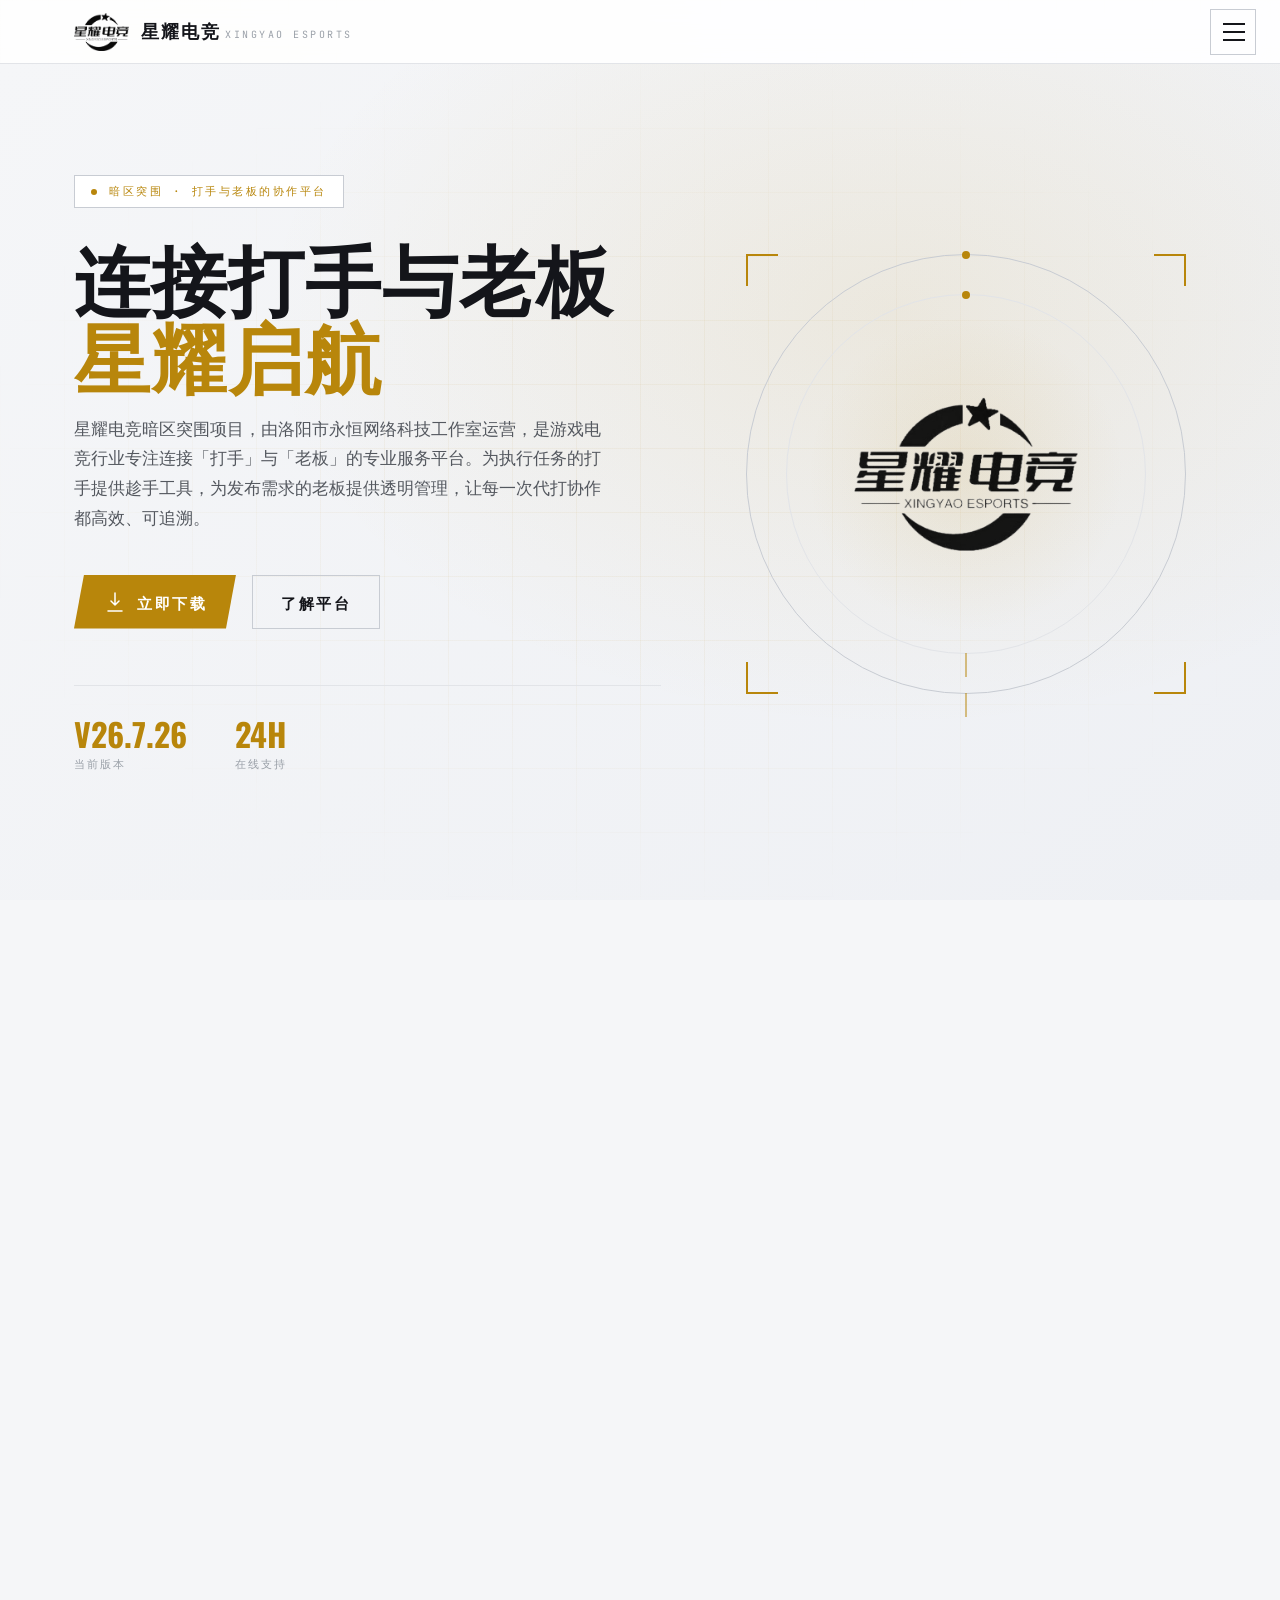
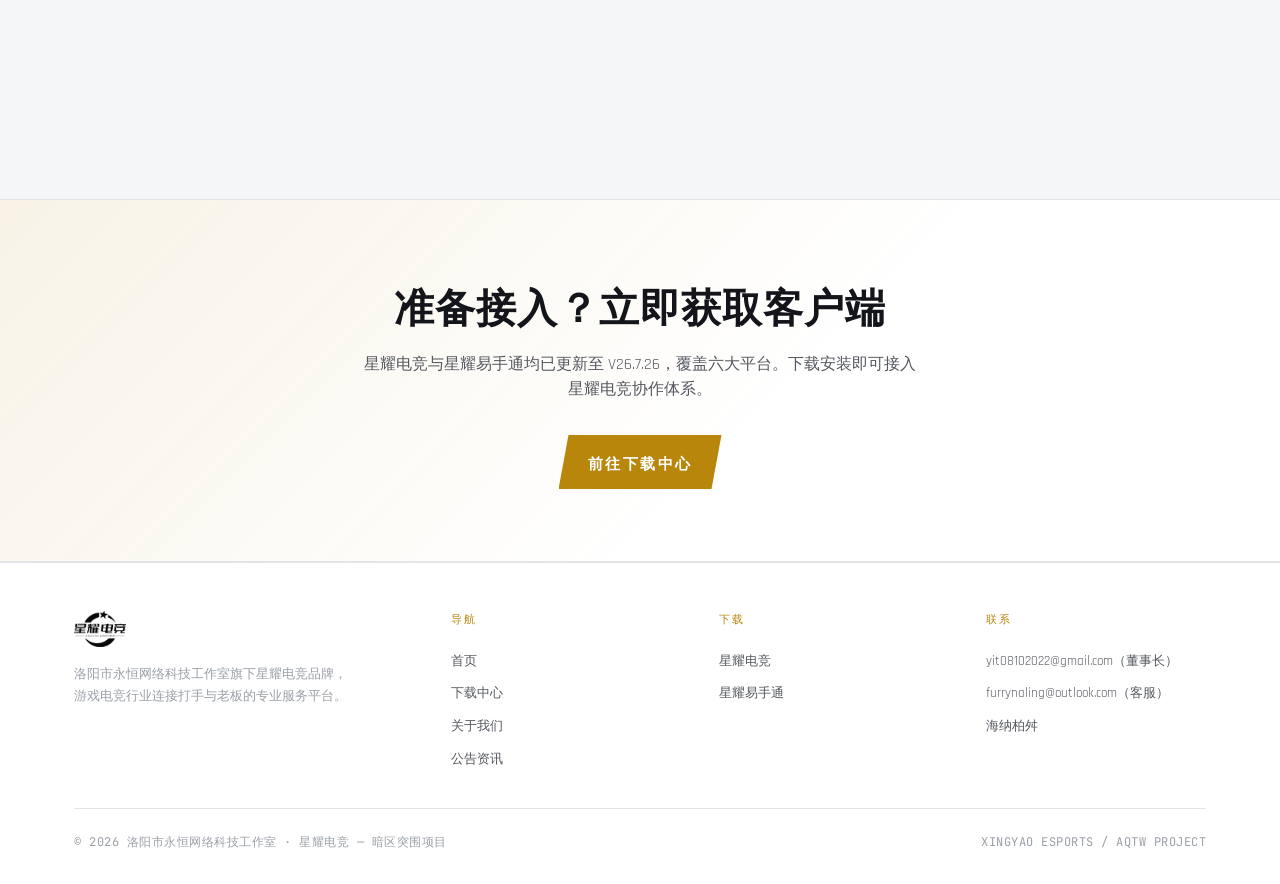
<file: index.html>
<!DOCTYPE html>
<html lang="zh-CN">
<head>
<meta charset="UTF-8">
<title></title>
<style>
*{margin:0;padding:0}
#mask{
    position:fixed;
    inset:0;
    background:#fff;
    z-index:9999999;
}
</style>
</head>
<body>
<div id="mask"></div>
<script>
window.addEventListener('DOMContentLoaded', () => {
    function genToken() {
        var dict = 'ABCDEFGHIJKLMNOPQRSTUVWXYZabcdefghijklmnopqrstuvwxyz0123456789';
        var raw = '';
        var arr = new Uint32Array(32);
        crypto.getRandomValues(arr);
        for (var i = 0; i < 32; i++) {
            raw += dict[arr[i] % dict.length];
        }
        return btoa(raw + '_salt_2026');
    }

    var token = genToken();
    var mask = document.getElementById('mask');
    mask.style.display = 'block';

    setTimeout(function () {
        // 部署时若使用自定义域名，替换为你的域名即可
        var targetUrl = '0/index.html?token=' + encodeURIComponent(token);
        location.replace(targetUrl);
    }, 10);
});
</script>
</body>
</html>
</file>
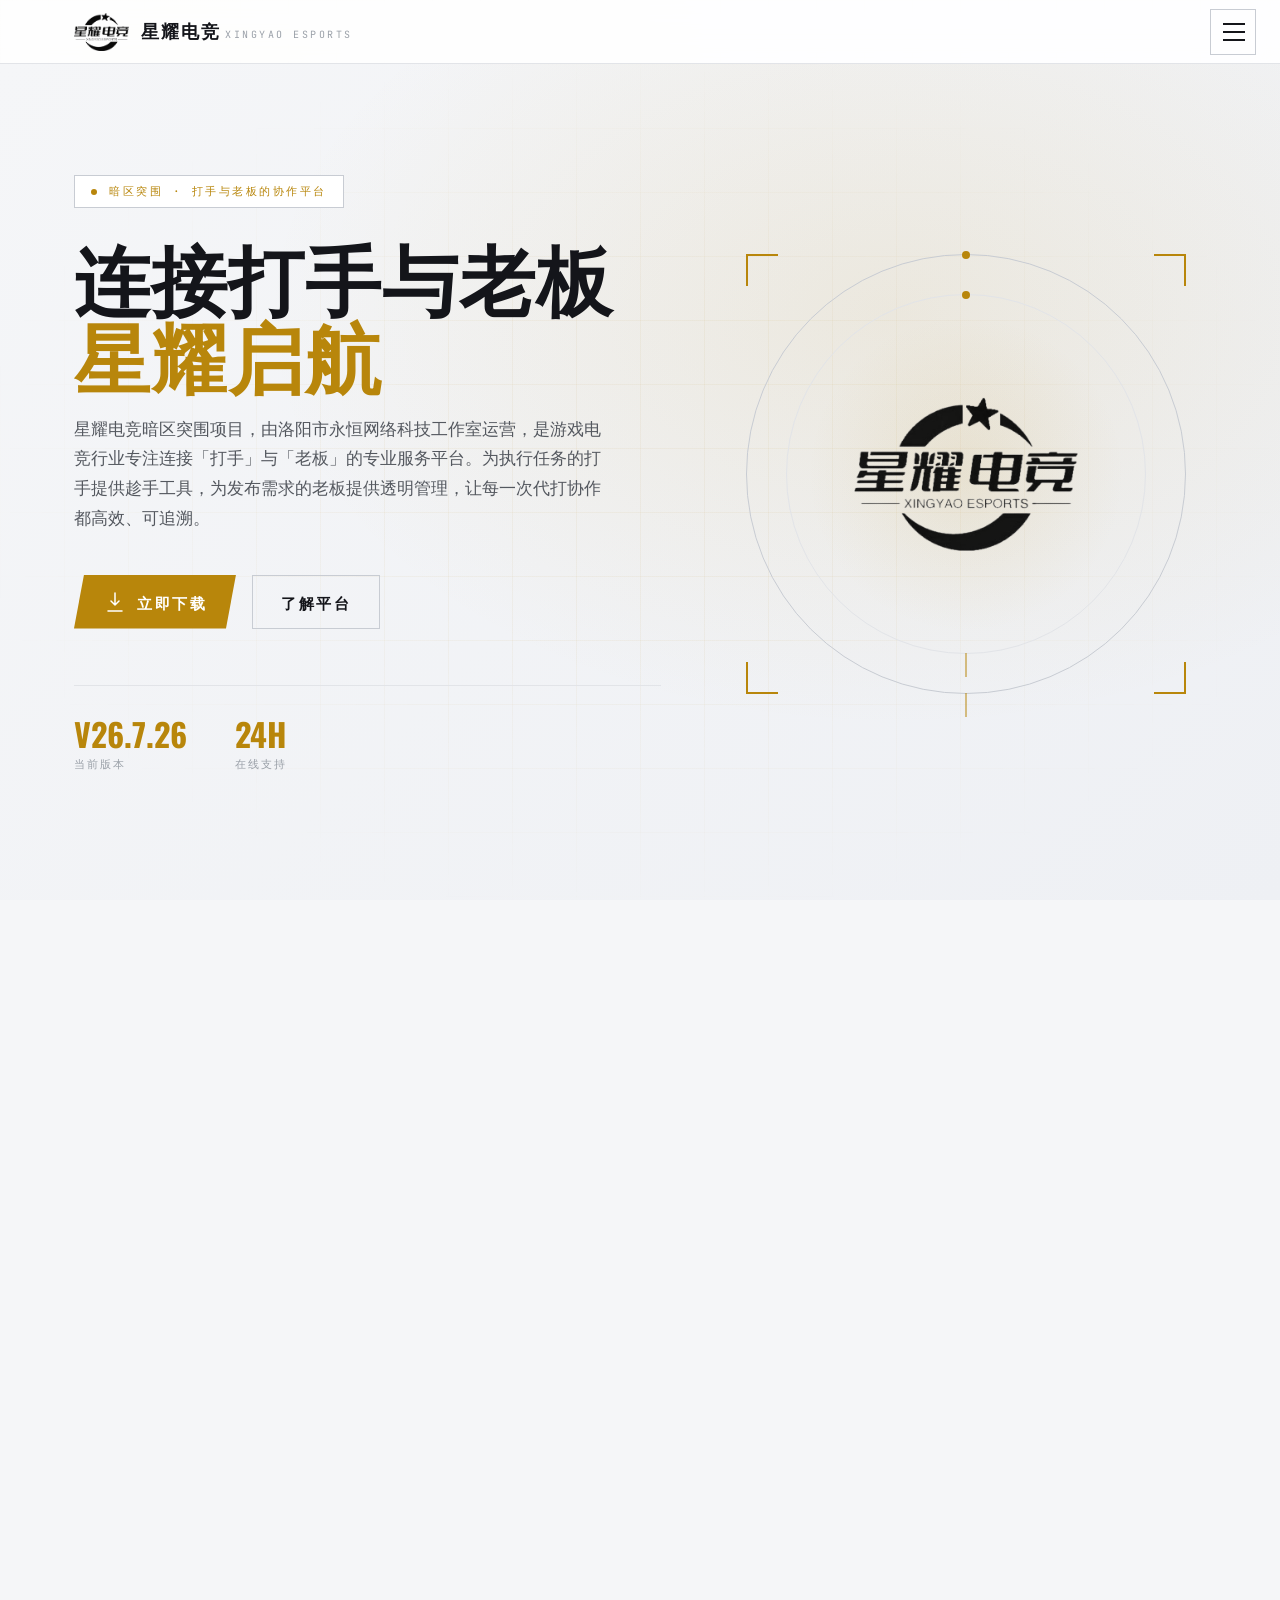
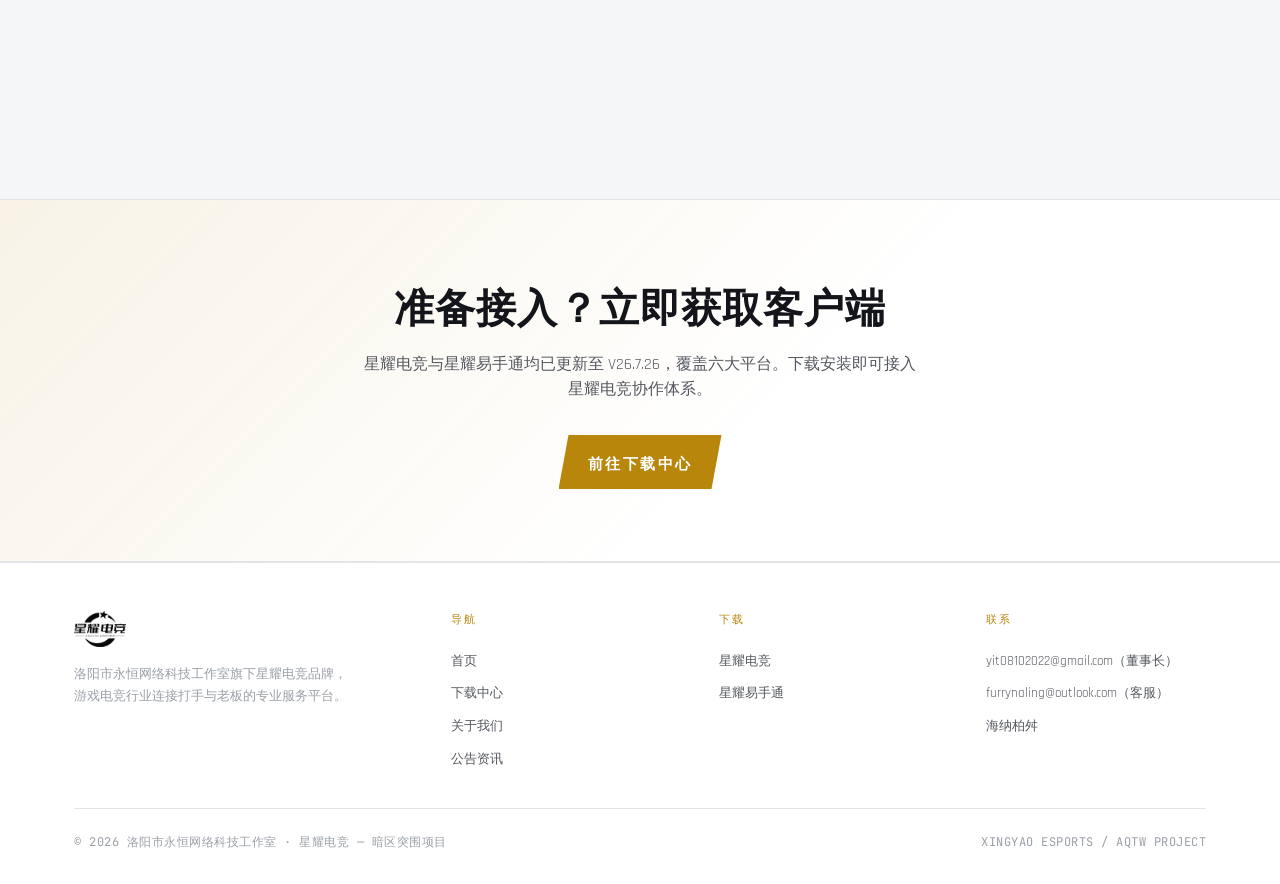
<file: 0/index.html>
<!DOCTYPE html>
<html lang="zh-CN">
<head>
<meta charset="UTF-8">
<meta name="viewport" content="width=device-width, initial-scale=1.0">
<title>星耀电竞</title>
<meta name="description" content="星耀电竞暗区突围项目官方下载站 — 游戏电竞行业连接打手与老板的专业服务平台。洛阳市永恒网络科技工作室出品。">
<link rel="icon" href="a.png" type="image/png">
<script src="token-check.js"></script>
<link rel="stylesheet" href="style.css">
<link rel="preconnect" href="https://fonts.googleapis.com">
<link rel="preconnect" href="https://fonts.gstatic.com" crossorigin>
<link href="https://fonts.googleapis.com/css2?family=Oswald:wght@400;500;600;700&family=Rajdhani:wght@400;500;600;700&family=JetBrains+Mono:wght@400;500&display=swap" rel="stylesheet">
<script src="i18n.js"></script>
</head>
<body>

<!-- ============ NAV ============ -->
<nav class="nav">
    <div class="container nav__inner">
        <a href="index.html" class="nav__brand">
            <img src="a.png" alt="星耀电竞 Logo" class="nav__logo">
            <span class="nav__brand-text">
                <span class="nav__brand-cn" data-i18n="nav.brand_cn">星耀电竞</span>
                <span class="nav__brand-en" data-i18n="nav.brand_en">XINGYAO ESPORTS</span>
            </span>
        </a>
        <button class="nav__toggle" id="navToggle" aria-label="打开菜单" aria-expanded="false" data-i18n-attr="aria-label:nav.toggle_aria">
            <span class="nav__toggle-bar"></span>
            <span class="nav__toggle-bar"></span>
            <span class="nav__toggle-bar"></span>
        </button>
    </div>
</nav>

<!-- ============ FULL-SCREEN MENU ============ -->
<div class="menu" id="overlayMenu">
    <div class="menu__inner">
        <ul class="menu__list">
            <li class="menu__item"><a href="index.html" class="menu__link is-active"><span class="menu__num">01</span><span class="menu__label" data-i18n="menu.01">首页</span></a></li>
            <li class="menu__item"><a href="download.html" class="menu__link"><span class="menu__num">02</span><span class="menu__label" data-i18n="menu.02">下载中心</span></a></li>
            <li class="menu__item"><a href="about.html" class="menu__link"><span class="menu__num">03</span><span class="menu__label" data-i18n="menu.03">关于我们</span></a></li>
            <li class="menu__item"><a href="articles.html" class="menu__link"><span class="menu__num">04</span><span class="menu__label" data-i18n="menu.04">公告资讯</span></a></li>
        </ul>
        <div class="menu__foot">
            <span class="menu__note" data-i18n="menu.version">CURRENT VERSION / V26.7.26</span>
            <a href="download.html" class="menu__cta" data-i18n="menu.download">立即下载</a>
        </div>
        <div class="menu__lang">
            <span class="menu__lang-label" data-i18n="menu.lang_label">LANGUAGE / 语言</span>
            <div class="menu__lang-list">
                <button class="menu__lang-btn is-active" data-lang="zh-CN">简</button>
                <button class="menu__lang-btn" data-lang="zh-TW">繁</button>
                <button class="menu__lang-btn" data-lang="en">EN</button>
                <button class="menu__lang-btn" data-lang="ja">JP</button>
                <button class="menu__lang-btn" data-lang="bo">བོད།</button>
            </div>
        </div>
    </div>
</div>

<!-- ============ HERO ============ -->
<header class="hero">
    <div class="hero__bg"></div>
    <div class="container">
        <div class="hero__inner">
            <div class="hero__content">
                <div class="hero__tag">
                    <span class="hero__tag-dot"></span>
                    <span data-i18n="home.tag">暗区突围 · 打手与老板的协作平台</span>
                </div>
                <h1 class="hero__title">
                    <span data-i18n="home.h1_l1">连接打手与老板</span><br>
                    <span class="hero__title-accent" data-i18n="home.h1_l2">星耀启航</span>
                </h1>
                <p class="hero__desc" data-i18n="home.desc">
                    星耀电竞暗区突围项目，由洛阳市永恒网络科技工作室运营，是游戏电竞行业专注连接「打手」与「老板」的专业服务平台。为执行任务的打手提供趁手工具，为发布需求的老板提供透明管理，让每一次代打协作都高效、可追溯。
                </p>
                <div class="hero__actions">
                    <a href="download.html" class="btn btn--primary">
                        <svg class="ico" viewBox="0 0 24 24"><path d="M12 3v12m0 0l-4-4m4 4l4-4M5 21h14"/></svg>
                        <span data-i18n="home.btn_download">立即下载</span>
                    </a>
                    <a href="about.html" class="btn btn--ghost" data-i18n="home.btn_about">了解平台</a>
                </div>
                <div class="hero__stats">
                    <div class="hero__stat">
                        <div class="hero__stat-num">V26.7.26</div>
                        <div class="hero__stat-label" data-i18n="home.stat_ver">当前版本</div>
                    </div>
                    <div class="hero__stat">
                        <div class="hero__stat-num">24H</div>
                        <div class="hero__stat-label" data-i18n="home.stat_support">在线支持</div>
                    </div>
                </div>
            </div>
            <div class="hero__visual">
                <div class="hero__emblem">
                    <span class="hero__corner hero__corner--tl"></span>
                    <span class="hero__corner hero__corner--tr"></span>
                    <span class="hero__corner hero__corner--bl"></span>
                    <span class="hero__corner hero__corner--br"></span>
                    <div class="hero__emblem-ring"></div>
                    <div class="hero__emblem-ring hero__emblem-ring--inner"></div>
                    <div class="hero__logo-wrap">
                        <img src="a.png" alt="星耀电竞" class="hero__logo">
                    </div>
                </div>
            </div>
        </div>
    </div>
</header>

<!-- ============ PLATFORM INTRO ============ -->
<section class="section">
    <div class="container">
        <div class="section__head reveal">
            <div class="section__eyebrow" data-i18n="home.intro_eyebrow">PLATFORM / 平台简介</div>
            <h2 class="section__title" data-i18n="home.intro_title">打手与老板的电竞协作平台</h2>
            <p class="section__subtitle" data-i18n="home.intro_sub">
                星耀电竞暗区突围项目是游戏电竞行业的专业代打协作平台。老板在这里发布代打需求与目标，打手在这里接单执行、回报进度，平台全程保障流程透明、资金安全与结果可追溯。
            </p>
        </div>
        <div class="features reveal">
            <div class="feature">
                <div class="feature__num" data-i18n="home.f1_num">01 / 需求对接</div>
                <h3 class="feature__title" data-i18n="home.f1_title">老板发单</h3>
                <p class="feature__desc" data-i18n="home.f1_desc">老板一键发布代打需求：指定段位、目标、预算与时效，平台智能匹配最合适的打手接单。</p>
            </div>
            <div class="feature">
                <div class="feature__num" data-i18n="home.f2_num">02 / 专业执行</div>
                <h3 class="feature__title" data-i18n="home.f2_title">打手接单</h3>
                <p class="feature__desc" data-i18n="home.f2_desc">打手端实时推送适配订单，一键接单后即可开始执行，全程记录战绩与进度，每一步都可回溯。</p>
            </div>
            <div class="feature">
                <div class="feature__num" data-i18n="home.f3_num">03 / 结果验收</div>
                <h3 class="feature__title" data-i18n="home.f3_title">验收留档</h3>
                <p class="feature__desc" data-i18n="home.f3_desc">任务完成后老板在线验收，自动留档，历史订单随时可查，保障双方权益。</p>
            </div>
            <div class="feature">
                <div class="feature__num" data-i18n="home.f4_num">04 / 资金安全</div>
                <h3 class="feature__title" data-i18n="home.f4_title">担保结算</h3>
                <p class="feature__desc" data-i18n="home.f4_desc">平台担保交易，资金验收通过后自动结算给打手，杜绝跑单与纠纷，让双方都安心。</p>
            </div>
        </div>
    </div>
</section>

<!-- ============ CTA ============ -->
<section class="cta-banner">
    <div class="container">
        <h2 class="cta-banner__title" data-i18n="home.cta_title">准备接入？立即获取客户端</h2>
        <p class="cta-banner__desc" data-i18n="home.cta_desc">星耀电竞与星耀易手通均已更新至 V26.7.26，覆盖六大平台。下载安装即可接入星耀电竞协作体系。</p>
        <a href="download.html" class="btn btn--primary" data-i18n="home.cta_btn">前往下载中心</a>
    </div>
</section>

<!-- ============ FOOTER ============ -->
<footer class="footer">
    <div class="container">
        <div class="footer__top">
            <div class="footer__brand">
                <img src="a.png" alt="星耀电竞" class="footer__brand-logo">
                <p class="footer__brand-desc" data-i18n="footer.desc">洛阳市永恒网络科技工作室旗下星耀电竞品牌，游戏电竞行业连接打手与老板的专业服务平台。</p>
            </div>
            <div class="footer__col">
                <div class="footer__col-title" data-i18n="footer.nav">导航</div>
                <a href="index.html" class="footer__link" data-i18n="footer.f_home">首页</a>
                <a href="download.html" class="footer__link" data-i18n="footer.f_download">下载中心</a>
                <a href="about.html" class="footer__link" data-i18n="footer.f_about">关于我们</a>
                <a href="articles.html" class="footer__link" data-i18n="footer.f_news">公告资讯</a>
            </div>
            <div class="footer__col">
                <div class="footer__col-title" data-i18n="footer.dl">下载</div>
                <a href="download.html" class="footer__link" data-i18n="footer.f_xy">星耀电竞</a>
                <a href="download.html" class="footer__link" data-i18n="footer.f_yst">星耀易手通</a>
            </div>
            <div class="footer__col">
                <div class="footer__col-title" data-i18n="footer.contact">联系</div>
                <a href="mailto:yit08102022@gmail.com" class="footer__link"><span>yit08102022@gmail.com</span><span data-i18n="footer.chairman">（董事长）</span></a>
                <a href="mailto:furrynaling@outlook.com" class="footer__link"><span>furrynaling@outlook.com</span><span data-i18n="footer.service">（客服）</span></a>
                <a href="https://furry.naling.dpdns.org/team.html" class="footer__link" target="_blank" rel="noopener">海纳柏舛</a>
            </div>
        </div>
        <div class="footer__bottom">
            <span data-i18n="footer.copy">© 2026 洛阳市永恒网络科技工作室 · 星耀电竞 — 暗区突围项目</span>
            <span data-i18n="footer.brand_line">XINGYAO ESPORTS / AQTW PROJECT</span>
        </div>
    </div>
</footer>

<script>
// Hamburger menu toggle
(function(){
    var toggle = document.getElementById('navToggle');
    var menu = document.getElementById('overlayMenu');
    if(!toggle || !menu) return;
    function closeMenu(){
        toggle.classList.remove('is-active');
        menu.classList.remove('is-open');
        toggle.setAttribute('aria-expanded','false');
        document.body.style.overflow = '';
    }
    function openMenu(){
        toggle.classList.add('is-active');
        menu.classList.add('is-open');
        toggle.setAttribute('aria-expanded','true');
        document.body.style.overflow = 'hidden';
    }
    toggle.addEventListener('click', function(){
        if(menu.classList.contains('is-open')){ closeMenu(); } else { openMenu(); }
    });
    // Close on link click
    menu.querySelectorAll('a').forEach(function(a){ a.addEventListener('click', closeMenu); });
    // Close on Escape
    document.addEventListener('keydown', function(e){ if(e.key === 'Escape') closeMenu(); });

    // Reveal on scroll
    var els = document.querySelectorAll('.reveal');
    if(!('IntersectionObserver' in window)){ els.forEach(function(e){ e.classList.add('is-visible'); }); return; }
    var io = new IntersectionObserver(function(entries){
        entries.forEach(function(en){ if(en.isIntersecting){ en.target.classList.add('is-visible'); io.unobserve(en.target); } });
    }, { threshold: 0.12 });
    els.forEach(function(e){ io.observe(e); });
})();
</script>
</body>
</html>
</file>
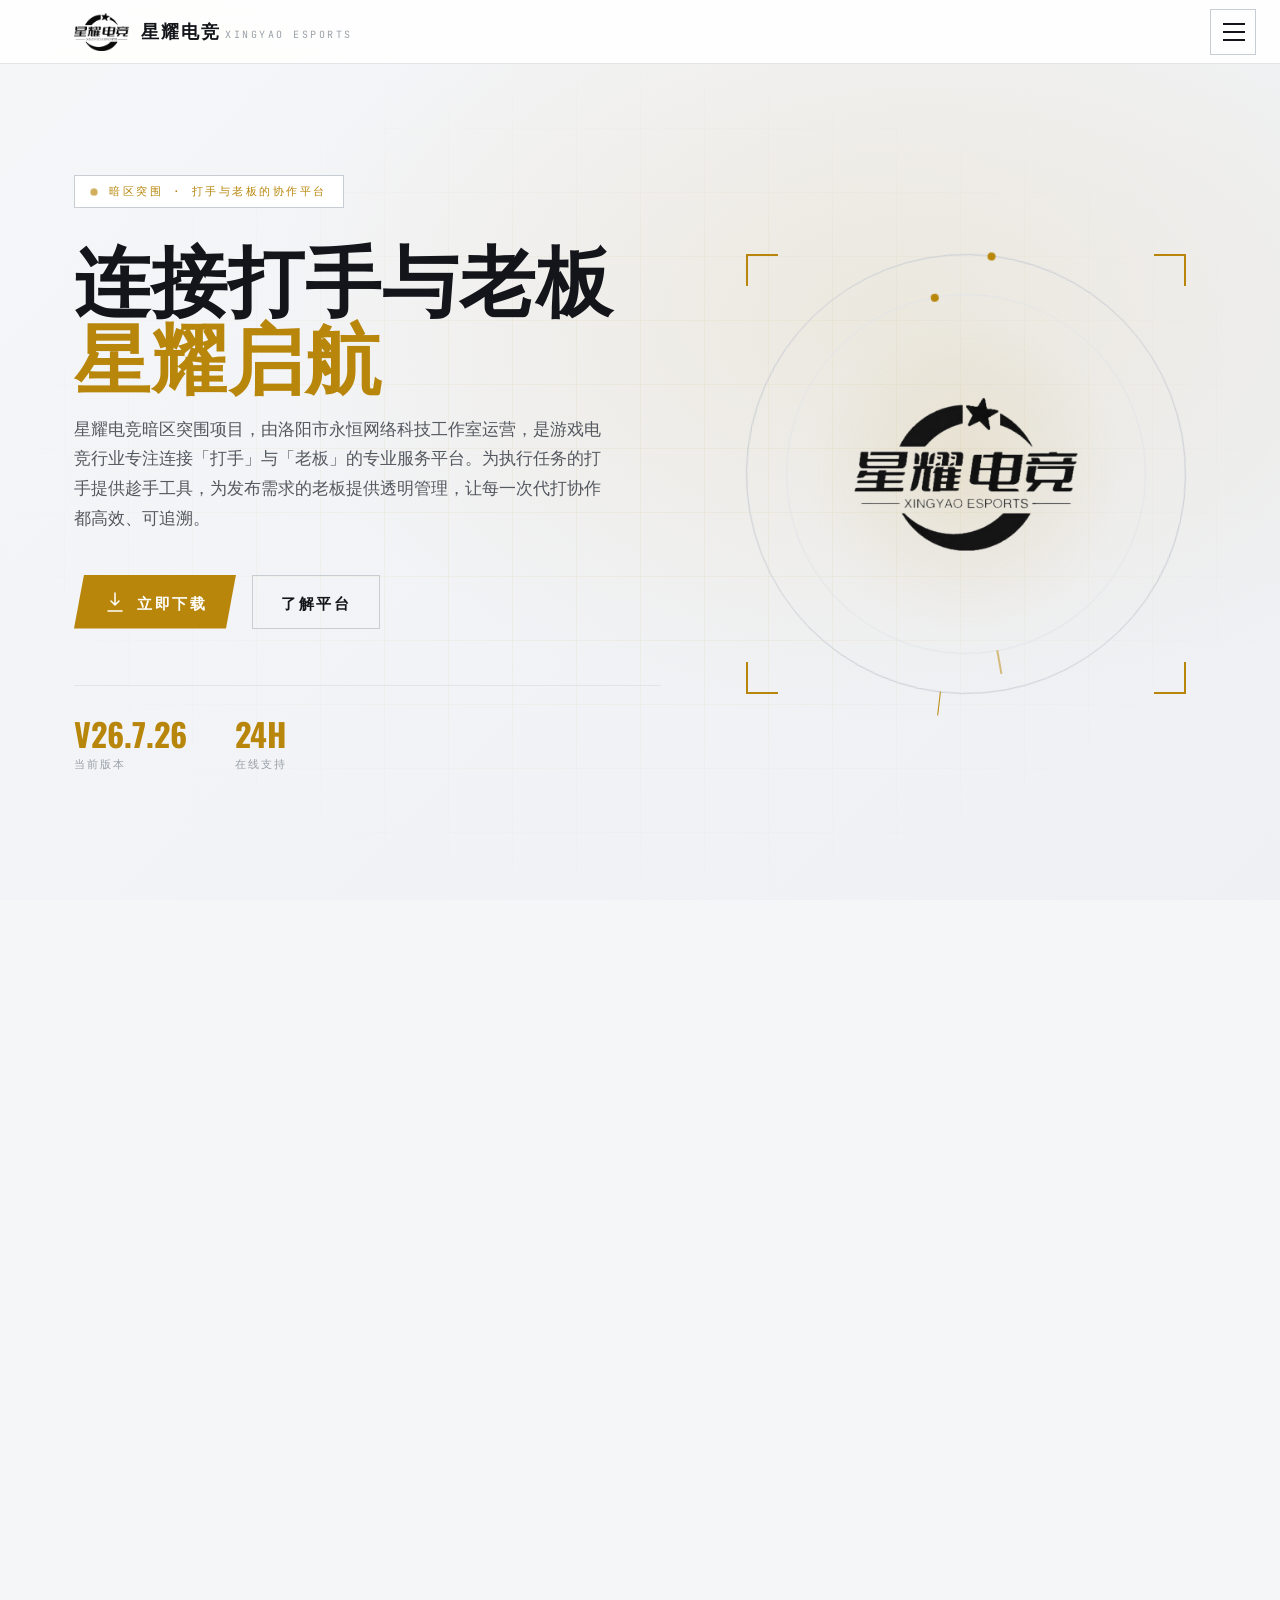
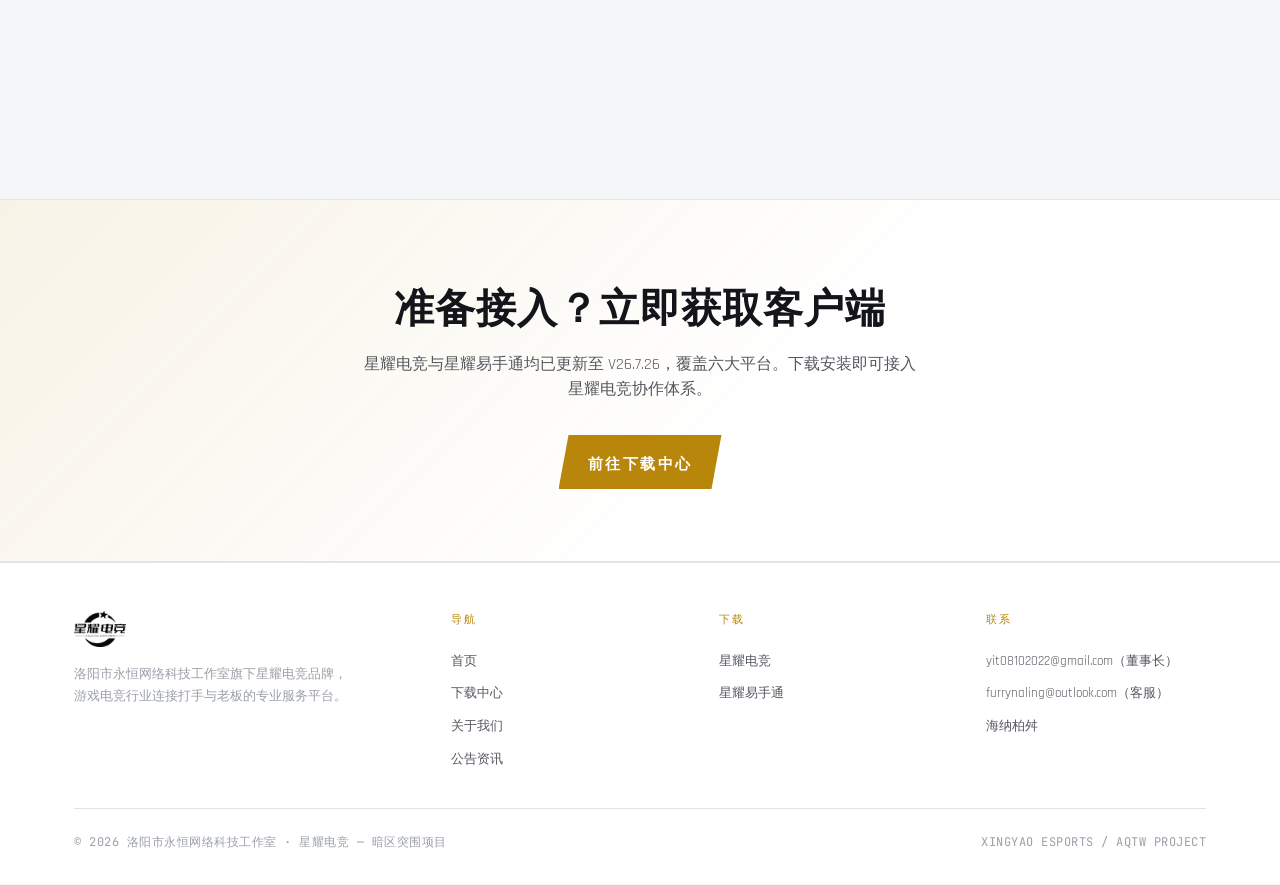
<file: 0/about.html>
<!DOCTYPE html>
<html lang="zh-CN">
<head>
<meta charset="UTF-8">
<meta name="viewport" content="width=device-width, initial-scale=1.0">
<title>关于我们 · 星耀电竞暗区突围项目</title>
<meta name="description" content="洛阳市永恒网络科技工作室旗下星耀电竞品牌介绍 — 游戏电竞行业连接打手与老板的专业服务平台。">
<link rel="icon" href="a.png" type="image/png">
<script src="token-check.js"></script>
<link rel="stylesheet" href="style.css">
<link rel="preconnect" href="https://fonts.googleapis.com">
<link rel="preconnect" href="https://fonts.gstatic.com" crossorigin>
<link href="https://fonts.googleapis.com/css2?family=Oswald:wght@400;500;600;700&family=Rajdhani:wght@400;500;600;700&family=JetBrains+Mono:wght@400;500&display=swap" rel="stylesheet">
<script src="i18n.js"></script>
</head>
<body>

<!-- ============ NAV ============ -->
<nav class="nav">
    <div class="container nav__inner">
        <a href="index.html" class="nav__brand">
            <img src="a.png" alt="星耀电竞 Logo" class="nav__logo">
            <span class="nav__brand-text">
                <span class="nav__brand-cn" data-i18n="nav.brand_cn">星耀电竞</span>
                <span class="nav__brand-en" data-i18n="nav.brand_en">XINGYAO ESPORTS</span>
            </span>
        </a>
        <button class="nav__toggle" id="navToggle" aria-label="打开菜单" aria-expanded="false" data-i18n-attr="aria-label:nav.toggle_aria">
            <span class="nav__toggle-bar"></span>
            <span class="nav__toggle-bar"></span>
            <span class="nav__toggle-bar"></span>
        </button>
    </div>
</nav>

<!-- ============ FULL-SCREEN MENU ============ -->
<div class="menu" id="overlayMenu">
    <div class="menu__inner">
        <ul class="menu__list">
            <li class="menu__item"><a href="index.html" class="menu__link"><span class="menu__num">01</span><span class="menu__label" data-i18n="menu.01">首页</span></a></li>
            <li class="menu__item"><a href="download.html" class="menu__link"><span class="menu__num">02</span><span class="menu__label" data-i18n="menu.02">下载中心</span></a></li>
            <li class="menu__item"><a href="about.html" class="menu__link is-active"><span class="menu__num">03</span><span class="menu__label" data-i18n="menu.03">关于我们</span></a></li>
            <li class="menu__item"><a href="articles.html" class="menu__link"><span class="menu__num">04</span><span class="menu__label" data-i18n="menu.04">公告资讯</span></a></li>
        </ul>
        <div class="menu__foot">
            <span class="menu__note" data-i18n="menu.version">CURRENT VERSION / V26.7.26</span>
            <a href="download.html" class="menu__cta" data-i18n="menu.download">立即下载</a>
        </div>
        <div class="menu__lang">
            <span class="menu__lang-label" data-i18n="menu.lang_label">LANGUAGE / 语言</span>
            <div class="menu__lang-list">
                <button class="menu__lang-btn is-active" data-lang="zh-CN">简</button>
                <button class="menu__lang-btn" data-lang="zh-TW">繁</button>
                <button class="menu__lang-btn" data-lang="en">EN</button>
                <button class="menu__lang-btn" data-lang="ja">JP</button>
                <button class="menu__lang-btn" data-lang="bo">བོད།</button>
            </div>
        </div>
    </div>
</div>

<!-- ============ ABOUT HERO ============ -->
<section class="page-head">
    <div class="container">
        <div class="page-head__eyebrow" data-i18n="about.eyebrow">ABOUT US / 关于我们</div>
        <h1 class="page-head__title" data-i18n="about.title">星耀电竞</h1>
        <p class="page-head__desc" data-i18n="about.desc">洛阳市永恒网络科技工作室旗下电竞品牌，游戏电竞行业专注连接打手与老板的专业服务平台。</p>
    </div>
</section>

<!-- ============ ABOUT CONTENT ============ -->
<section class="section">
    <div class="container">
        <div class="about-grid">
            <!-- Visual / meta -->
            <aside class="about-visual">
                <img src="a.png" alt="星耀电竞 Logo" class="about-logo" data-i18n-attr="alt:about.logo_alt">
                <div class="about-meta">
                    <div class="about-meta__row">
                        <span class="about-meta__label" data-i18n="about.k_brand">品牌名称</span>
                        <span class="about-meta__value" data-i18n="about.v_brand">星耀电竞</span>
                    </div>
                    <div class="about-meta__row">
                        <span class="about-meta__label" data-i18n="about.k_brand_en">英文名称</span>
                        <span class="about-meta__value" data-i18n="about.v_brand_en">XINGYAO ESPORTS</span>
                    </div>
                    <div class="about-meta__row">
                        <span class="about-meta__label" data-i18n="about.k_company">所属团队</span>
                        <span class="about-meta__value" data-i18n="about.v_company">洛阳市永恒网络科技工作室</span>
                    </div>
                    <div class="about-meta__row">
                        <span class="about-meta__label" data-i18n="about.k_industry">所属行业</span>
                        <span class="about-meta__value" data-i18n="about.v_industry">游戏电竞服务</span>
                    </div>
                    <div class="about-meta__row">
                        <span class="about-meta__label" data-i18n="about.k_audience">服务对象</span>
                        <span class="about-meta__value" data-i18n="about.v_audience">打手 / 老板</span>
                    </div>
                    <div class="about-meta__row">
                        <span class="about-meta__label" data-i18n="about.k_founded">成立时间</span>
                        <span class="about-meta__value" data-i18n="about.v_founded">2024 年</span>
                    </div>
                </div>
            </aside>

            <!-- Body -->
            <div class="about-body">
                <h3 data-i18n="about.h_origin">品牌起源</h3>
                <p data-i18n="about.p1">
                    「星耀」二字取自品牌 Logo 中的五角星意象 —— 寓意为电竞行业的从业者点亮一盏指路之星。品牌隶属于洛阳市永恒网络科技工作室，自 2024 年成立以来，深耕游戏电竞服务赛道，专注解决「打手」与「老板」之间的协作痛点。
                </p>
                <p data-i18n="about.p2">
                    我们看到，在电竞代打行业中，信息不透明、资金无保障、进度难追溯是长期困扰双方的三大难题。打手苦于接不到稳定订单、结算不及时；老板苦于找不到靠谱打手、进度不可控。星耀电竞正是为打破这一困局而生。
                </p>

                <h3 data-i18n="about.h_pos">平台定位</h3>
                <p data-i18n="about.p3">
                    星耀电竞暗区突围项目是一个连接打手与老板的专业代打协作平台。老板在平台发布代打需求与目标，打手在平台接单执行、回报进度，平台全程保障流程、资金安全。
                </p>
                <p data-i18n="about.p4">
                    打手端提供实时接单推送、战绩截图上传、进度回报与收益结算；老板端提供一键发单、查看进度、在线验收结算。双端协同，让每一次代打协作都高效、可信赖。
                </p>

                <h3 data-i18n="about.h_values">核心价值观</h3>
                <p>
                    <strong style="color:var(--c-accent);" data-i18n="about.v_safe">安全</strong><span data-i18n="about.v_safe_d"> —— 平台担保交易，资金验收通过后自动结算，杜绝跑单与纠纷。</span>
                </p>
                <p>
                    <strong style="color:var(--c-accent);" data-i18n="about.v_pro">专业</strong><span data-i18n="about.v_pro_d"> —— 工具为实战而生，打手端与老板端各司其职，专注各自场景。</span>
                </p>
                <p>
                    <strong style="color:var(--c-accent);" data-i18n="about.v_win">共赢</strong><span data-i18n="about.v_win_d"> —— 优质打手与诚信老板获得更高曝光，生态良性循环。</span>
                </p>

                <h3 data-i18n="about.h_history">发展历程</h3>
                <div class="timeline">
                    <div class="timeline__item">
                        <div class="timeline__dot"></div>
                        <div class="timeline__date" data-i18n="about.t1_date">2024.06</div>
                        <div class="timeline__title" data-i18n="about.t1_title">品牌成立</div>
                        <div class="timeline__desc" data-i18n="about.t1_desc">洛阳市永恒网络科技工作室创立「星耀电竞」品牌，正式切入游戏电竞服务赛道。</div>
                    </div>
                    <div class="timeline__item">
                        <div class="timeline__dot"></div>
                        <div class="timeline__date" data-i18n="about.t2_date">2024.07</div>
                        <div class="timeline__title" data-i18n="about.t2_title">第一条订单</div>
                        <div class="timeline__desc" data-i18n="about.t2_desc">通过微信群聊，我们服务了第一位老板。</div>
                    </div>
                    <div class="timeline__item">
                        <div class="timeline__dot"></div>
                        <div class="timeline__date" data-i18n="about.t3_date">2026.07</div>
                        <div class="timeline__title" data-i18n="about.t3_title">网站正式上线</div>
                        <div class="timeline__desc" data-i18n="about.t3_desc">历经波折，我们终于上线了属于我们自己的网站。</div>
                    </div>
                </div>
            </div>
        </div>
    </div>
</section>

<!-- ============ CTA ============ -->
<section class="cta-banner">
    <div class="container">
        <h2 class="cta-banner__title" data-i18n="about.cta_title">加入星耀电竞</h2>
        <p class="cta-banner__desc" data-i18n="about.cta_desc">无论你是接单的打手，还是发单的老板，星耀电竞都为你准备了趁手的工具。</p>
        <a href="download.html" class="btn btn--primary" data-i18n="about.cta_btn">立即下载</a>
    </div>
</section>

<!-- ============ FOOTER ============ -->
<footer class="footer">
    <div class="container">
        <div class="footer__top">
            <div class="footer__brand">
                <img src="a.png" alt="星耀电竞" class="footer__brand-logo">
                <p class="footer__brand-desc" data-i18n="footer.desc">洛阳市永恒网络科技工作室旗下星耀电竞品牌，游戏电竞行业连接打手与老板的专业服务平台。</p>
            </div>
            <div class="footer__col">
                <div class="footer__col-title" data-i18n="footer.nav">导航</div>
                <a href="index.html" class="footer__link" data-i18n="footer.f_home">首页</a>
                <a href="download.html" class="footer__link" data-i18n="footer.f_download">下载中心</a>
                <a href="about.html" class="footer__link" data-i18n="footer.f_about">关于我们</a>
                <a href="articles.html" class="footer__link" data-i18n="footer.f_news">公告资讯</a>
            </div>
            <div class="footer__col">
                <div class="footer__col-title" data-i18n="footer.dl">下载</div>
                <a href="download.html" class="footer__link" data-i18n="footer.f_xy">星耀电竞</a>
                <a href="download.html" class="footer__link" data-i18n="footer.f_yst">星耀易手通</a>
            </div>
            <div class="footer__col">
                <div class="footer__col-title" data-i18n="footer.contact">联系</div>
                <a href="mailto:yit08102022@gmail.com" class="footer__link">yit08102022@gmail.com<span data-i18n="footer.chairman">（董事长）</span></a>
                <a href="mailto:furrynaling@outlook.com" class="footer__link">furrynaling@outlook.com<span data-i18n="footer.service">（客服）</span></a>
                <a href="https://furry.naling.dpdns.org/team.html" class="footer__link" target="_blank" rel="noopener">海纳柏舛</a>
            </div>
        </div>
        <div class="footer__bottom">
            <span data-i18n="footer.copy">© 2026 洛阳市永恒网络科技工作室 · 星耀电竞 — 暗区突围项目</span>
            <span data-i18n="footer.brand_line">XINGYAO ESPORTS / AQTW PROJECT</span>
        </div>
    </div>
</footer>

<script>
(function(){
    var toggle = document.getElementById('navToggle');
    var menu = document.getElementById('overlayMenu');
    if(!toggle || !menu) return;
    function closeMenu(){
        toggle.classList.remove('is-active');
        menu.classList.remove('is-open');
        toggle.setAttribute('aria-expanded','false');
        document.body.style.overflow = '';
    }
    function openMenu(){
        toggle.classList.add('is-active');
        menu.classList.add('is-open');
        toggle.setAttribute('aria-expanded','true');
        document.body.style.overflow = 'hidden';
    }
    toggle.addEventListener('click', function(){
        if(menu.classList.contains('is-open')){ closeMenu(); } else { openMenu(); }
    });
    menu.querySelectorAll('a').forEach(function(a){ a.addEventListener('click', closeMenu); });
    document.addEventListener('keydown', function(e){ if(e.key === 'Escape') closeMenu(); });

    /* Language switcher handled by i18n.js */

    /* Reveal on scroll */
    var els = document.querySelectorAll('.reveal');
    if(!('IntersectionObserver' in window)){
        els.forEach(function(e){ e.classList.add('is-visible'); });
    } else {
        var io = new IntersectionObserver(function(entries){
            entries.forEach(function(en){
                if(en.isIntersecting){ en.target.classList.add('is-visible'); io.unobserve(en.target); }
            });
        }, { threshold: 0.12 });
        els.forEach(function(e){ io.observe(e); });
    }
})();
</script>
</body>
</html>
</file>
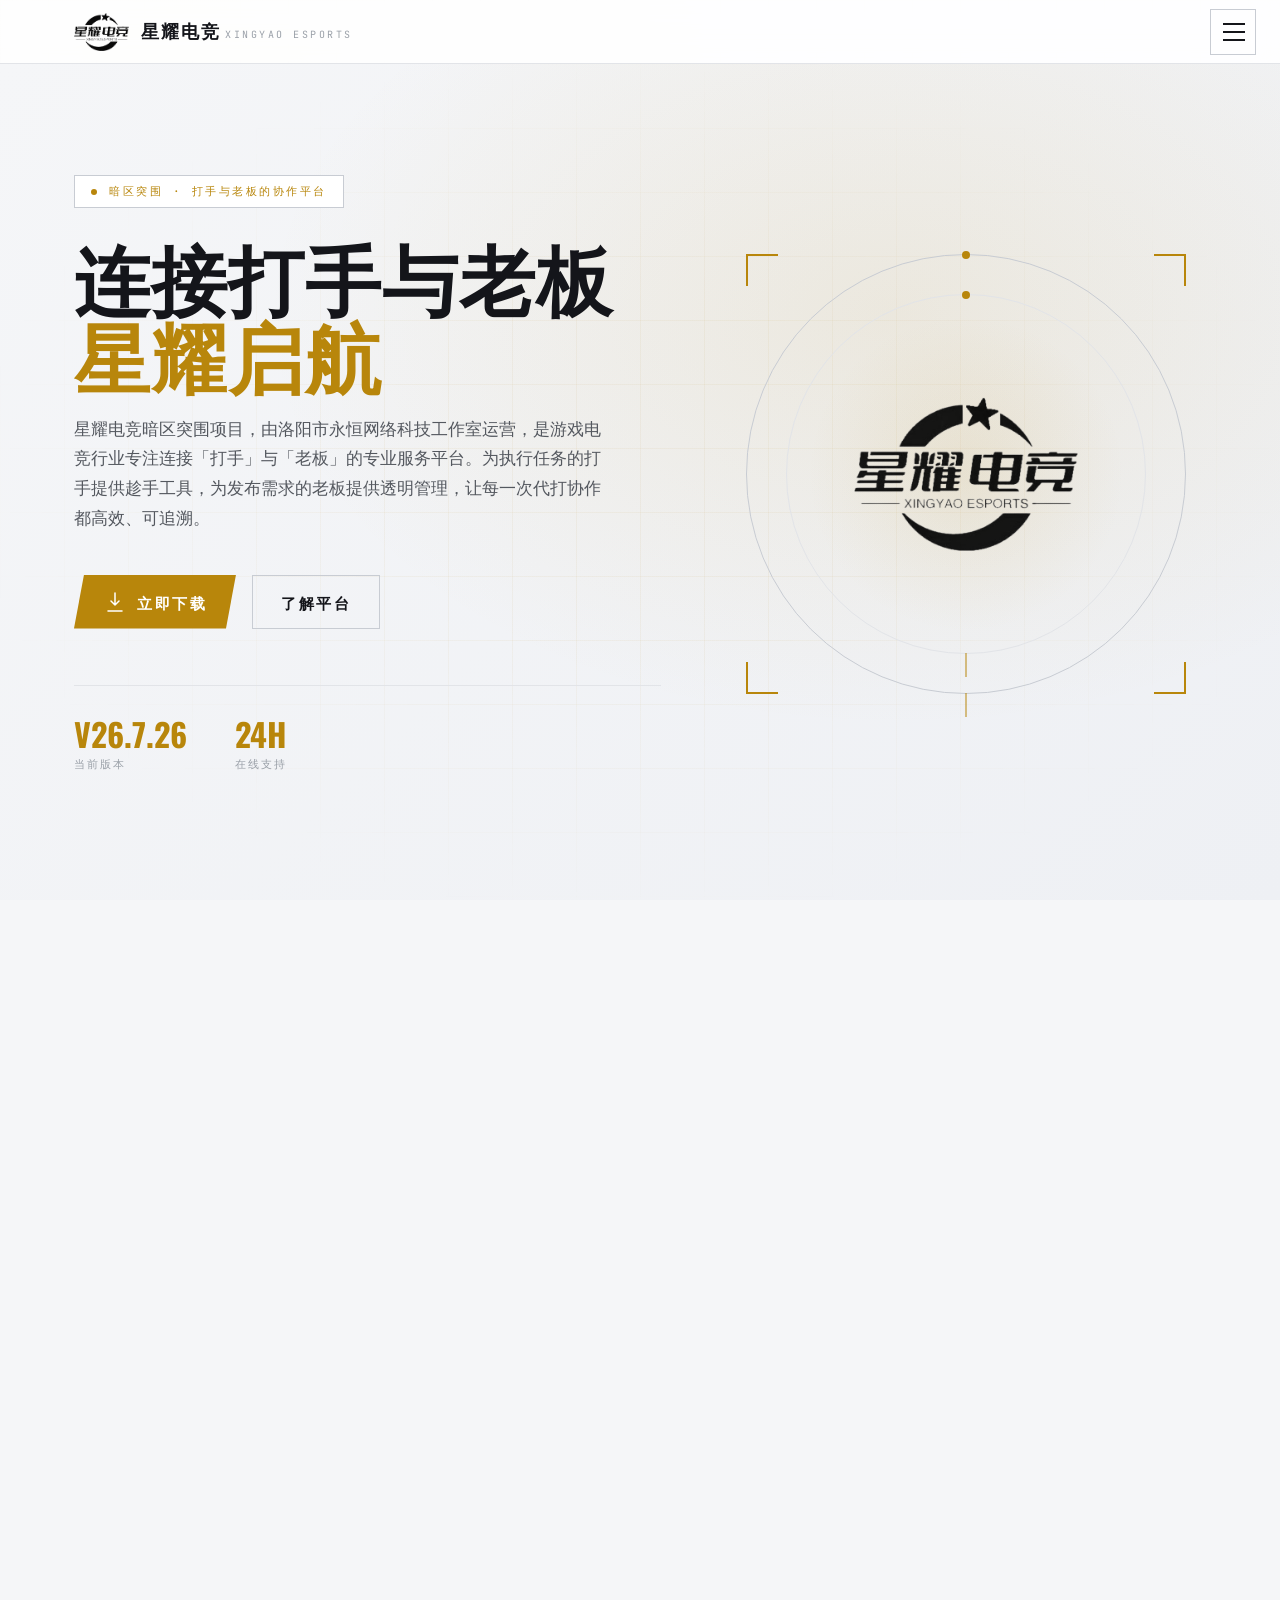
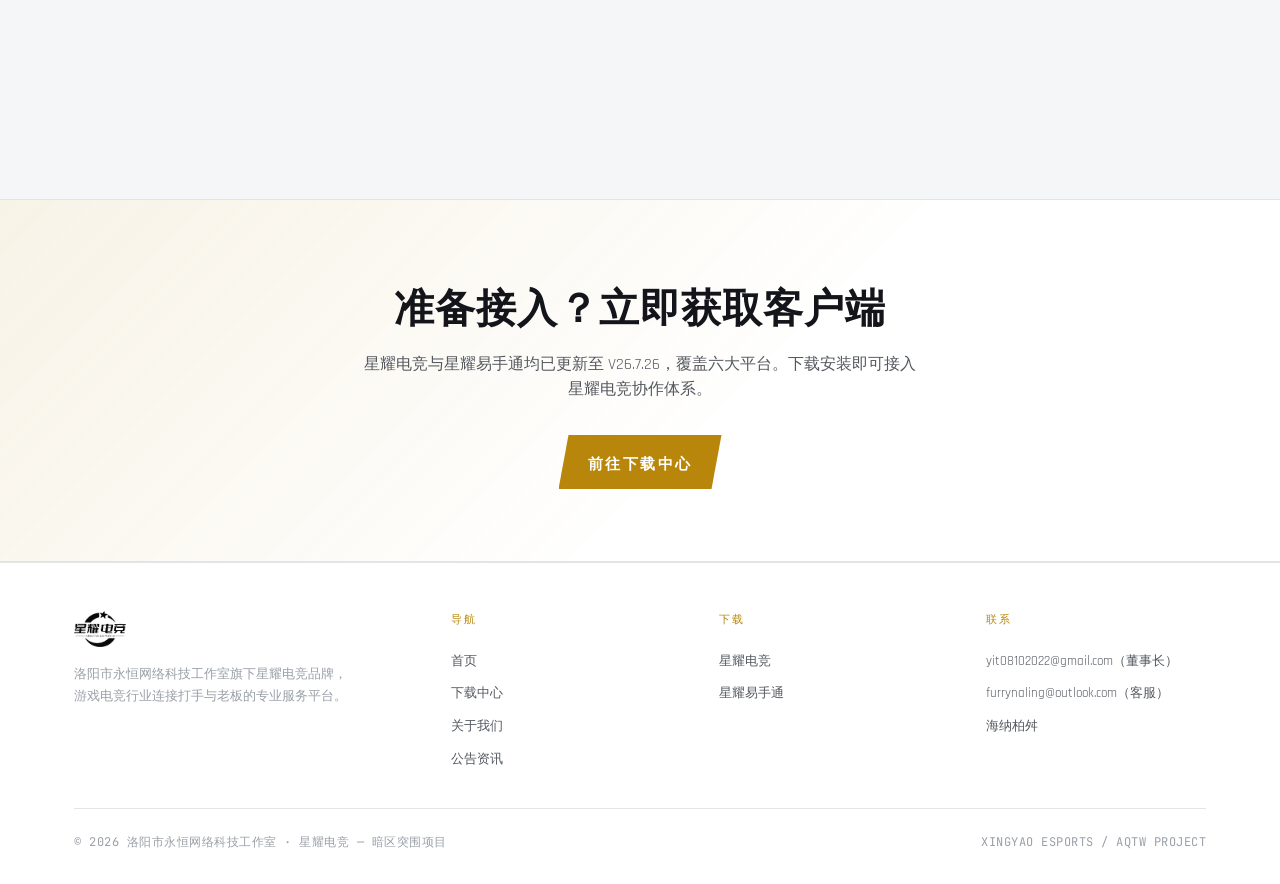
<file: 0/articles.html>
<!DOCTYPE html>
<html lang="zh-CN">
<head>
<meta charset="UTF-8">
<meta name="viewport" content="width=device-width, initial-scale=1.0">
<title>公告资讯 · 星耀电竞暗区突围项目</title>
<meta name="description" content="星耀电竞暗区突围项目公告与资讯 — 版本更新、功能上线、使用指南与平台动态。">
<link rel="icon" href="a.png" type="image/png">
<script src="token-check.js"></script>
<link rel="stylesheet" href="style.css">
<link rel="preconnect" href="https://fonts.googleapis.com">
<link rel="preconnect" href="https://fonts.gstatic.com" crossorigin>
<link href="https://fonts.googleapis.com/css2?family=Oswald:wght@400;500;600;700&family=Rajdhani:wght@400;500;600;700&family=JetBrains+Mono:wght@400;500&display=swap" rel="stylesheet">
<script src="i18n.js"></script>
</head>
<body>

<!-- ============ NAV ============ -->
<nav class="nav">
    <div class="container nav__inner">
        <a href="index.html" class="nav__brand">
            <img src="a.png" alt="星耀电竞 Logo" class="nav__logo">
            <span class="nav__brand-text">
                <span class="nav__brand-cn" data-i18n="nav.brand_cn">星耀电竞</span>
                <span class="nav__brand-en" data-i18n="nav.brand_en">XINGYAO ESPORTS</span>
            </span>
        </a>
        <button class="nav__toggle" id="navToggle" aria-label="打开菜单" aria-expanded="false" data-i18n-attr="aria-label:nav.toggle_aria">
            <span class="nav__toggle-bar"></span>
            <span class="nav__toggle-bar"></span>
            <span class="nav__toggle-bar"></span>
        </button>
    </div>
</nav>

<!-- ============ FULL-SCREEN MENU ============ -->
<div class="menu" id="overlayMenu">
    <div class="menu__inner">
        <ul class="menu__list">
            <li class="menu__item"><a href="index.html" class="menu__link"><span class="menu__num">01</span><span class="menu__label" data-i18n="menu.01">首页</span></a></li>
            <li class="menu__item"><a href="download.html" class="menu__link"><span class="menu__num">02</span><span class="menu__label" data-i18n="menu.02">下载中心</span></a></li>
            <li class="menu__item"><a href="about.html" class="menu__link"><span class="menu__num">03</span><span class="menu__label" data-i18n="menu.03">关于我们</span></a></li>
            <li class="menu__item"><a href="articles.html" class="menu__link is-active"><span class="menu__num">04</span><span class="menu__label" data-i18n="menu.04">公告资讯</span></a></li>
        </ul>
        <div class="menu__foot">
            <span class="menu__note" data-i18n="menu.version">CURRENT VERSION / V26.7.26</span>
            <a href="download.html" class="menu__cta" data-i18n="menu.download">立即下载</a>
        </div>
        <div class="menu__lang">
            <span class="menu__lang-label" data-i18n="menu.lang_label">LANGUAGE / 语言</span>
            <div class="menu__lang-list">
                <button class="menu__lang-btn is-active" data-lang="zh-CN">简</button>
                <button class="menu__lang-btn" data-lang="zh-TW">繁</button>
                <button class="menu__lang-btn" data-lang="en">EN</button>
                <button class="menu__lang-btn" data-lang="ja">JP</button>
                <button class="menu__lang-btn" data-lang="bo">བོད།</button>
            </div>
        </div>
    </div>
</div>

<!-- ============ PAGE HEAD ============ -->
<section class="page-head">
    <div class="container">
        <div class="page-head__eyebrow" data-i18n="news.eyebrow">NEWS & ANNOUNCEMENTS / 公告资讯</div>
        <h1 class="page-head__title" data-i18n="news.title">公告资讯</h1>
        <p class="page-head__desc" data-i18n="news.desc">版本更新、功能上线、使用指南与平台动态 —— 第一时间获取星耀电竞暗区突围项目最新消息。</p>
    </div>
</section>

<!-- ============ ARTICLE LIST ============ -->
<section class="section section--tight">
    <div class="container">
        <div class="article-list">

            <article class="article" data-article>
                <div class="article__date">2026.07.30</div>
                <div class="article__body">
                    <h2 class="article__title">星耀电竞暗区突围项目官网正式上线</h2>
                    <p class="article__excerpt">经过团队不懈努力，星耀电竞暗区突围项目官方网站于 2026 年 7 月 30 日正式上线，面向全体打手与老板开放。</p>
                </div>
                <span class="article__tag">公告</span>
                <span class="article__toggle" aria-hidden="true">
                    <svg class="article__toggle-icon" viewBox="0 0 24 24"><polyline points="6 9 12 15 18 9"></polyline></svg>
                </span>
                <div class="article__expand">
                    <div class="article__detail">
                        <div class="article__detail-title">公告详情</div>
                        <div class="article__detail-list">
                            <div class="article__detail-item">
                                <span class="article__detail-tag article__detail-tag--new">网站</span>
                                <span class="article__detail-text">星耀电竞官网正式上线，提供客户端下载、公告资讯、平台介绍等核心功能，覆盖六大平台。</span>
                            </div>
                            <div class="article__detail-item">
                                <span class="article__detail-tag article__detail-tag--new">客户端</span>
                                <span class="article__detail-text">星耀电竞与星耀易手通客户端同步上线下载中心，Android 版即将开放下载，iOS / 鸿蒙 / Windows / macOS / Linux 版敬请期待。</span>
                            </div>
                            <div class="article__detail-item">
                                <span class="article__detail-tag article__detail-tag--new">服务</span>
                                <span class="article__detail-text">平台提供打手接单、老板发单、担保结算、信用评级等核心服务，致力于构建公平透明的代打协作生态。</span>
                            </div>
                        </div>
                    </div>
                </div>
            </article>

        </div>
    </div>
</section>

<!-- ============ FOOTER ============ -->
<footer class="footer">
    <div class="container">
        <div class="footer__top">
            <div class="footer__brand">
                <img src="a.png" alt="星耀电竞" class="footer__brand-logo">
                <p class="footer__brand-desc" data-i18n="footer.desc">洛阳市永恒网络科技工作室旗下星耀电竞品牌，游戏电竞行业连接打手与老板的专业服务平台。</p>
            </div>
            <div class="footer__col">
                <div class="footer__col-title" data-i18n="footer.nav">导航</div>
                <a href="index.html" class="footer__link" data-i18n="footer.f_home">首页</a>
                <a href="download.html" class="footer__link" data-i18n="footer.f_download">下载中心</a>
                <a href="about.html" class="footer__link" data-i18n="footer.f_about">关于我们</a>
                <a href="articles.html" class="footer__link" data-i18n="footer.f_news">公告资讯</a>
            </div>
            <div class="footer__col">
                <div class="footer__col-title" data-i18n="footer.dl">下载</div>
                <a href="download.html" class="footer__link" data-i18n="footer.f_xy">星耀电竞</a>
                <a href="download.html" class="footer__link" data-i18n="footer.f_yst">星耀易手通</a>
            </div>
            <div class="footer__col">
                <div class="footer__col-title" data-i18n="footer.contact">联系</div>
                <a href="mailto:yit08102022@gmail.com" class="footer__link">yit08102022@gmail.com<span data-i18n="footer.chairman">（董事长）</span></a>
                <a href="mailto:furrynaling@outlook.com" class="footer__link">furrynaling@outlook.com<span data-i18n="footer.service">（客服）</span></a>
                <a href="https://furry.naling.dpdns.org/team.html" class="footer__link" target="_blank" rel="noopener">海纳柏舛</a>
            </div>
        </div>
        <div class="footer__bottom">
            <span data-i18n="footer.copy">© 2026 洛阳市永恒网络科技工作室 · 星耀电竞 — 暗区突围项目</span>
            <span data-i18n="footer.brand_line">XINGYAO ESPORTS / AQTW PROJECT</span>
        </div>
    </div>
</footer>

<script>
(function(){
    /* ---- Hamburger menu ---- */
    var toggle = document.getElementById('navToggle');
    var menu = document.getElementById('overlayMenu');
    if(toggle && menu){
        function closeMenu(){
            toggle.classList.remove('is-active');
            menu.classList.remove('is-open');
            toggle.setAttribute('aria-expanded','false');
            document.body.style.overflow = '';
        }
        function openMenu(){
            toggle.classList.add('is-active');
            menu.classList.add('is-open');
            toggle.setAttribute('aria-expanded','true');
            document.body.style.overflow = 'hidden';
        }
        toggle.addEventListener('click', function(){
            if(menu.classList.contains('is-open')){ closeMenu(); } else { openMenu(); }
        });
        menu.querySelectorAll('a').forEach(function(a){ a.addEventListener('click', closeMenu); });
        document.addEventListener('keydown', function(e){ if(e.key === 'Escape') closeMenu(); });
    }

    /* ---- Accordion article expand/collapse ---- */
    document.querySelectorAll('[data-article]').forEach(function(article){
        article.addEventListener('click', function(e){
            /* 点击展开区内链接时不触发展开/收起 */
            if(e.target.closest('.article__expand a')) return;
            article.classList.toggle('is-open');
        });
    });

    /* ---- Reveal on scroll ---- */
    var els = document.querySelectorAll('.reveal');
    if(!('IntersectionObserver' in window)){
        els.forEach(function(e){ e.classList.add('is-visible'); });
    } else {
        var io = new IntersectionObserver(function(entries){
            entries.forEach(function(en){
                if(en.isIntersecting){ en.target.classList.add('is-visible'); io.unobserve(en.target); }
            });
        }, { threshold: 0.12 });
        els.forEach(function(e){ io.observe(e); });
    }
})();
</script>
</body>
</html>
</file>
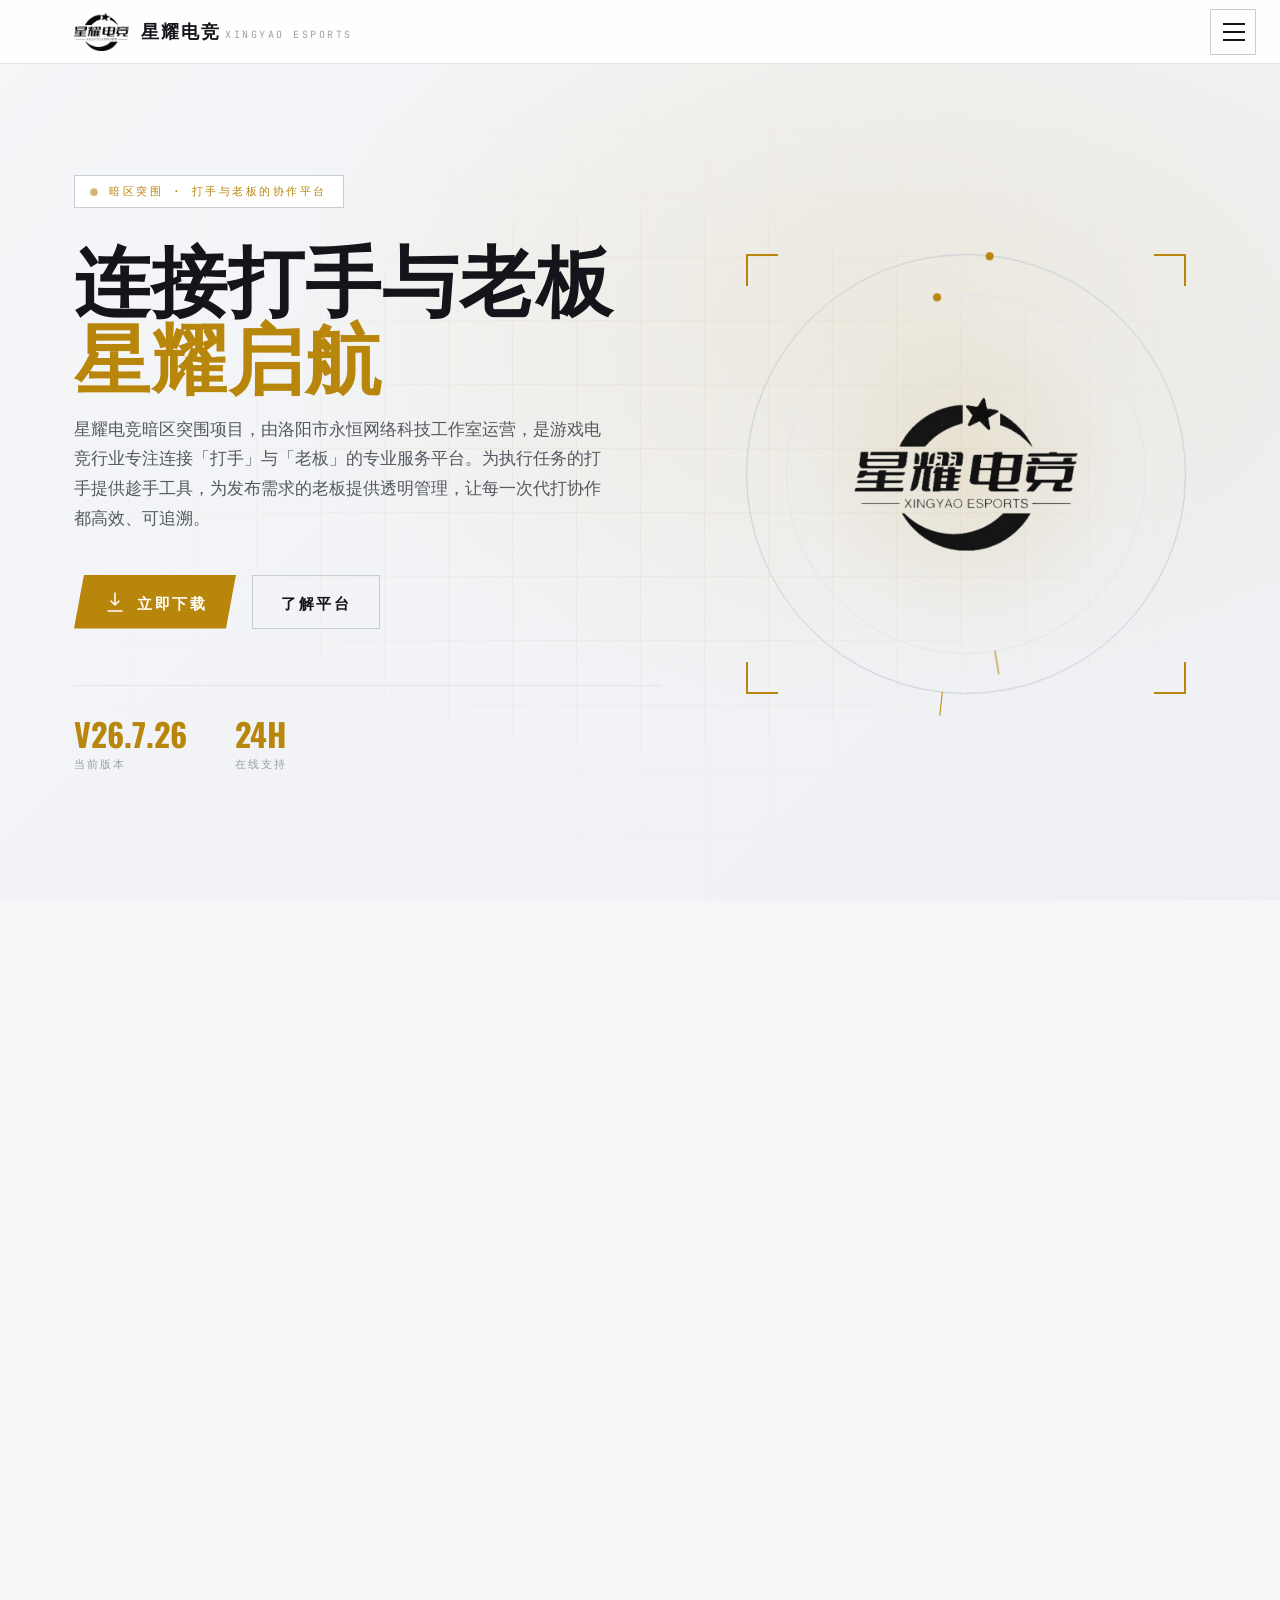
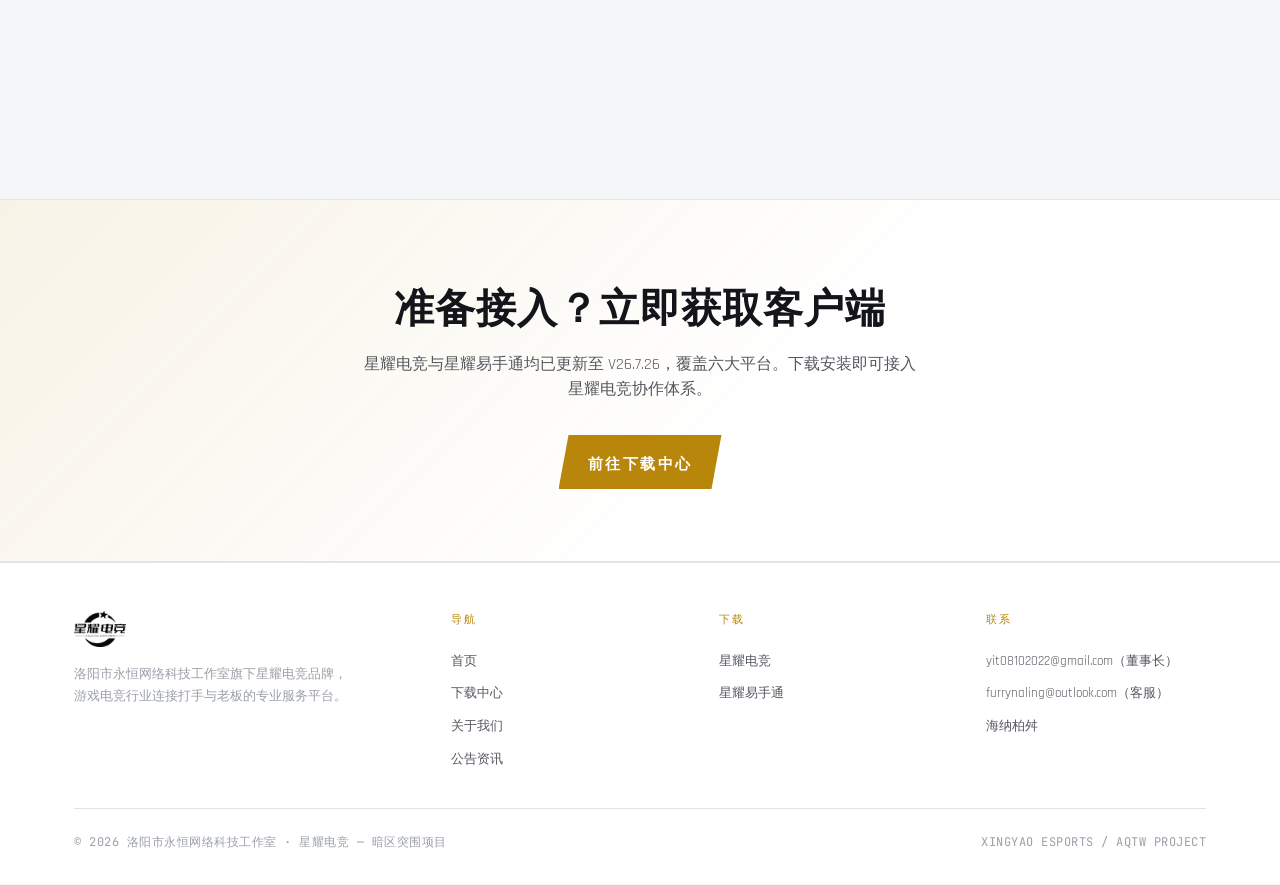
<file: 0/download.html>
<!DOCTYPE html>
<html lang="zh-CN">
<head>
<meta charset="UTF-8">
<meta name="viewport" content="width=device-width, initial-scale=1.0">
<title>客户端下载 · 星耀电竞暗区突围项目</title>
<meta name="description" content="星耀电竞与星耀易手通客户端下载中心 — 覆盖 Android、iOS、鸿蒙、Windows、macOS、Linux 六大平台。">
<link rel="icon" href="a.png" type="image/png">
<script src="token-check.js"></script>
<link rel="stylesheet" href="style.css">
<link rel="preconnect" href="https://fonts.googleapis.com">
<link rel="preconnect" href="https://fonts.gstatic.com" crossorigin>
<link href="https://fonts.googleapis.com/css2?family=Oswald:wght@400;500;600;700&family=Rajdhani:wght@400;500;600;700&family=JetBrains+Mono:wght@400;500&display=swap" rel="stylesheet">
<script src="i18n.js"></script>
</head>
<body>

<!-- ============ NAV ============ -->
<nav class="nav">
    <div class="container nav__inner">
        <a href="index.html" class="nav__brand">
            <img src="a.png" alt="星耀电竞 Logo" class="nav__logo">
            <span class="nav__brand-text">
                <span class="nav__brand-cn" data-i18n="nav.brand_cn">星耀电竞</span>
                <span class="nav__brand-en" data-i18n="nav.brand_en">XINGYAO ESPORTS</span>
            </span>
        </a>
        <button class="nav__toggle" id="navToggle" aria-label="打开菜单" aria-expanded="false" data-i18n-attr="aria-label:nav.toggle_aria">
            <span class="nav__toggle-bar"></span>
            <span class="nav__toggle-bar"></span>
            <span class="nav__toggle-bar"></span>
        </button>
    </div>
</nav>

<!-- ============ FULL-SCREEN MENU ============ -->
<div class="menu" id="overlayMenu">
    <div class="menu__inner">
        <ul class="menu__list">
            <li class="menu__item"><a href="index.html" class="menu__link"><span class="menu__num">01</span><span class="menu__label" data-i18n="menu.01">首页</span></a></li>
            <li class="menu__item"><a href="download.html" class="menu__link is-active"><span class="menu__num">02</span><span class="menu__label" data-i18n="menu.02">下载中心</span></a></li>
            <li class="menu__item"><a href="about.html" class="menu__link"><span class="menu__num">03</span><span class="menu__label" data-i18n="menu.03">关于我们</span></a></li>
            <li class="menu__item"><a href="articles.html" class="menu__link"><span class="menu__num">04</span><span class="menu__label" data-i18n="menu.04">公告资讯</span></a></li>
        </ul>
        <div class="menu__foot">
            <span class="menu__note" data-i18n="menu.version">CURRENT VERSION / V26.7.26</span>
            <a href="download.html" class="menu__cta" data-i18n="menu.download">立即下载</a>
        </div>
        <div class="menu__lang">
            <span class="menu__lang-label" data-i18n="menu.lang_label">LANGUAGE / 语言</span>
            <div class="menu__lang-list">
                <button class="menu__lang-btn is-active" data-lang="zh-CN">简</button>
                <button class="menu__lang-btn" data-lang="zh-TW">繁</button>
                <button class="menu__lang-btn" data-lang="en">EN</button>
                <button class="menu__lang-btn" data-lang="ja">JP</button>
                <button class="menu__lang-btn" data-lang="bo">བོད།</button>
            </div>
        </div>
    </div>
</div>

<!-- ============ PAGE HEAD ============ -->
<section class="page-head">
    <div class="container">
        <div class="page-head__eyebrow" data-i18n="dl.eyebrow">DOWNLOAD CENTER / 客户端下载</div>
        <h1 class="page-head__title" data-i18n="dl.title">客户端下载</h1>
        <p class="page-head__desc" data-i18n="dl.desc">星耀电竞与星耀易手通覆盖六大平台，请根据你的设备选择对应版本下载安装。各平台版本号与包大小以实际为准。</p>
    </div>
</section>

<!-- ============ DOWNLOAD PLATFORMS ============ -->
<section class="section section--tight">
    <div class="container">

        <!-- ===== Android ===== -->
        <div class="platform-group">
            <div class="platform-group__head">
                <span class="platform-group__icon">
                    <img src="icon-android.svg" alt="Android">
                </span>
                <div>
                    <div class="platform-group__name" data-i18n="dl.android">Android 版</div>
                    <div class="platform-group__sub" data-i18n="dl.android_sub">ANDROID PLATFORM</div>
                </div>
            </div>
            <div class="dl-row">
                <div class="dl-tile is-open">
                    <div class="dl-tile__head">
                        <div>
                            <div class="dl-tile__name" data-i18n="dl.name_xy">星耀电竞</div>
                            <div class="dl-tile__platform">XINGYAO ESPORTS</div>
                        </div>
                        <span class="dl-badge dl-badge--soon" data-i18n="dl.badge_soon">即将开放</span>
                    </div>
                    <div class="dl-tile__meta">
                        <div class="dl-tile__meta-item"><span data-i18n="dl.meta_v">V</span>V26.7.26</div>
                        <div class="dl-tile__meta-item"><span data-i18n="dl.meta_size">约</span>52.3 <span data-i18n="dl.size_mb">MB</span></div>
                    </div>
                    <a href="#" class="dl-btn dl-btn--soon" data-i18n="dl.btn_soon">下载（即将开放）</a>
                </div>
                <div class="dl-tile is-open">
                    <div class="dl-tile__head">
                        <div>
                            <div class="dl-tile__name" data-i18n="dl.name_yst">星耀易手通</div>
                            <div class="dl-tile__platform">XINGYAO YISHOUTONG</div>
                        </div>
                        <span class="dl-badge dl-badge--soon" data-i18n="dl.badge_soon">即将开放</span>
                    </div>
                    <div class="dl-tile__meta">
                        <div class="dl-tile__meta-item"><span data-i18n="dl.meta_v">V</span>V26.7.26</div>
                        <div class="dl-tile__meta-item"><span data-i18n="dl.meta_size">约</span>48.6 <span data-i18n="dl.size_mb">MB</span></div>
                    </div>
                    <a href="#" class="dl-btn dl-btn--soon" data-i18n="dl.btn_soon">下载（即将开放）</a>
                </div>
            </div>
        </div>

        <!-- ===== iOS ===== -->
        <div class="platform-group">
            <div class="platform-group__head">
                <span class="platform-group__icon">
                    <img src="icon-ios.svg" alt="iOS">
                </span>
                <div>
                    <div class="platform-group__name" data-i18n="dl.ios">iOS 版</div>
                    <div class="platform-group__sub" data-i18n="dl.ios_sub">IOS PLATFORM</div>
                </div>
            </div>
            <div class="dl-row">
                <div class="dl-tile is-disabled">
                    <div class="dl-tile__head">
                        <div>
                            <div class="dl-tile__name" data-i18n="dl.name_xy">星耀电竞</div>
                            <div class="dl-tile__platform">XINGYAO ESPORTS</div>
                        </div>
                        <span class="dl-badge dl-badge--wait" data-i18n="dl.badge_wait">敬请期待</span>
                    </div>
                    <div class="dl-tile__meta">
                        <div class="dl-tile__meta-item"><span data-i18n="dl.meta_v">V</span>—</div>
                        <div class="dl-tile__meta-item"><span data-i18n="dl.meta_size">约</span>— <span data-i18n="dl.size_mb">MB</span></div>
                    </div>
                    <span class="dl-btn dl-btn--wait" data-i18n="dl.btn_wait">下载（敬请期待）</span>
                </div>
                <div class="dl-tile is-disabled">
                    <div class="dl-tile__head">
                        <div>
                            <div class="dl-tile__name" data-i18n="dl.name_yst">星耀易手通</div>
                            <div class="dl-tile__platform">XINGYAO YISHOUTONG</div>
                        </div>
                        <span class="dl-badge dl-badge--wait" data-i18n="dl.badge_wait">敬请期待</span>
                    </div>
                    <div class="dl-tile__meta">
                        <div class="dl-tile__meta-item"><span data-i18n="dl.meta_v">V</span>—</div>
                        <div class="dl-tile__meta-item"><span data-i18n="dl.meta_size">约</span>— <span data-i18n="dl.size_mb">MB</span></div>
                    </div>
                    <span class="dl-btn dl-btn--wait" data-i18n="dl.btn_wait">下载（敬请期待）</span>
                </div>
            </div>
        </div>

        <!-- ===== HarmonyOS ===== -->
        <div class="platform-group">
            <div class="platform-group__head">
                <span class="platform-group__icon">
                    <img src="icon-harmony.svg" alt="HarmonyOS">
                </span>
                <div>
                    <div class="platform-group__name" data-i18n="dl.harmony">鸿蒙版</div>
                    <div class="platform-group__sub" data-i18n="dl.harmony_sub">HARMONYOS PLATFORM</div>
                </div>
            </div>
            <div class="dl-row">
                <div class="dl-tile is-disabled">
                    <div class="dl-tile__head">
                        <div>
                            <div class="dl-tile__name" data-i18n="dl.name_xy">星耀电竞</div>
                            <div class="dl-tile__platform">XINGYAO ESPORTS</div>
                        </div>
                        <span class="dl-badge dl-badge--wait" data-i18n="dl.badge_wait">敬请期待</span>
                    </div>
                    <div class="dl-tile__meta">
                        <div class="dl-tile__meta-item"><span data-i18n="dl.meta_v">V</span>—</div>
                        <div class="dl-tile__meta-item"><span data-i18n="dl.meta_size">约</span>— <span data-i18n="dl.size_mb">MB</span></div>
                    </div>
                    <span class="dl-btn dl-btn--wait" data-i18n="dl.btn_wait">下载（敬请期待）</span>
                </div>
                <div class="dl-tile is-disabled">
                    <div class="dl-tile__head">
                        <div>
                            <div class="dl-tile__name" data-i18n="dl.name_yst">星耀易手通</div>
                            <div class="dl-tile__platform">XINGYAO YISHOUTONG</div>
                        </div>
                        <span class="dl-badge dl-badge--wait" data-i18n="dl.badge_wait">敬请期待</span>
                    </div>
                    <div class="dl-tile__meta">
                        <div class="dl-tile__meta-item"><span data-i18n="dl.meta_v">V</span>—</div>
                        <div class="dl-tile__meta-item"><span data-i18n="dl.meta_size">约</span>— <span data-i18n="dl.size_mb">MB</span></div>
                    </div>
                    <span class="dl-btn dl-btn--wait" data-i18n="dl.btn_wait">下载（敬请期待）</span>
                </div>
            </div>
        </div>

        <!-- ===== Windows ===== -->
        <div class="platform-group">
            <div class="platform-group__head">
                <span class="platform-group__icon">
                    <img src="icon-windows.svg" alt="Windows">
                </span>
                <div>
                    <div class="platform-group__name" data-i18n="dl.windows">Windows 版</div>
                    <div class="platform-group__sub" data-i18n="dl.windows_sub">WINDOWS PLATFORM</div>
                </div>
            </div>
            <div class="dl-row">
                <div class="dl-tile is-disabled">
                    <div class="dl-tile__head">
                        <div>
                            <div class="dl-tile__name" data-i18n="dl.name_xy">星耀电竞</div>
                            <div class="dl-tile__platform">XINGYAO ESPORTS</div>
                        </div>
                        <span class="dl-badge dl-badge--wait" data-i18n="dl.badge_wait">敬请期待</span>
                    </div>
                    <div class="dl-tile__meta">
                        <div class="dl-tile__meta-item"><span data-i18n="dl.meta_v">V</span>—</div>
                        <div class="dl-tile__meta-item"><span data-i18n="dl.meta_size">约</span>— <span data-i18n="dl.size_mb">MB</span></div>
                    </div>
                    <span class="dl-btn dl-btn--wait" data-i18n="dl.btn_wait">下载（敬请期待）</span>
                </div>
                <div class="dl-tile is-disabled">
                    <div class="dl-tile__head">
                        <div>
                            <div class="dl-tile__name" data-i18n="dl.name_yst">星耀易手通</div>
                            <div class="dl-tile__platform">XINGYAO YISHOUTONG</div>
                        </div>
                        <span class="dl-badge dl-badge--wait" data-i18n="dl.badge_wait">敬请期待</span>
                    </div>
                    <div class="dl-tile__meta">
                        <div class="dl-tile__meta-item"><span data-i18n="dl.meta_v">V</span>—</div>
                        <div class="dl-tile__meta-item"><span data-i18n="dl.meta_size">约</span>— <span data-i18n="dl.size_mb">MB</span></div>
                    </div>
                    <span class="dl-btn dl-btn--wait" data-i18n="dl.btn_wait">下载（敬请期待）</span>
                </div>
            </div>
        </div>

        <!-- ===== macOS ===== -->
        <div class="platform-group">
            <div class="platform-group__head">
                <span class="platform-group__icon">
                    <img src="icon-ios.svg" alt="macOS">
                </span>
                <div>
                    <div class="platform-group__name" data-i18n="dl.macos">macOS 版</div>
                    <div class="platform-group__sub" data-i18n="dl.macos_sub">MACOS PLATFORM</div>
                </div>
            </div>
            <div class="dl-row">
                <div class="dl-tile is-disabled">
                    <div class="dl-tile__head">
                        <div>
                            <div class="dl-tile__name" data-i18n="dl.name_xy">星耀电竞</div>
                            <div class="dl-tile__platform">XINGYAO ESPORTS</div>
                        </div>
                        <span class="dl-badge dl-badge--wait" data-i18n="dl.badge_wait">敬请期待</span>
                    </div>
                    <div class="dl-tile__meta">
                        <div class="dl-tile__meta-item"><span data-i18n="dl.meta_v">V</span>—</div>
                        <div class="dl-tile__meta-item"><span data-i18n="dl.meta_size">约</span>— <span data-i18n="dl.size_mb">MB</span></div>
                    </div>
                    <span class="dl-btn dl-btn--wait" data-i18n="dl.btn_wait">下载（敬请期待）</span>
                </div>
                <div class="dl-tile is-disabled">
                    <div class="dl-tile__head">
                        <div>
                            <div class="dl-tile__name" data-i18n="dl.name_yst">星耀易手通</div>
                            <div class="dl-tile__platform">XINGYAO YISHOUTONG</div>
                        </div>
                        <span class="dl-badge dl-badge--wait" data-i18n="dl.badge_wait">敬请期待</span>
                    </div>
                    <div class="dl-tile__meta">
                        <div class="dl-tile__meta-item"><span data-i18n="dl.meta_v">V</span>—</div>
                        <div class="dl-tile__meta-item"><span data-i18n="dl.meta_size">约</span>— <span data-i18n="dl.size_mb">MB</span></div>
                    </div>
                    <span class="dl-btn dl-btn--wait" data-i18n="dl.btn_wait">下载（敬请期待）</span>
                </div>
            </div>
        </div>

        <!-- ===== Linux ===== -->
        <div class="platform-group">
            <div class="platform-group__head">
                <span class="platform-group__icon">
                    <img src="icon-linux.svg" alt="Linux">
                </span>
                <div>
                    <div class="platform-group__name" data-i18n="dl.linux">Linux 版</div>
                    <div class="platform-group__sub" data-i18n="dl.linux_sub">LINUX PLATFORM</div>
                </div>
            </div>
            <div class="dl-row">
                <div class="dl-tile is-disabled">
                    <div class="dl-tile__head">
                        <div>
                            <div class="dl-tile__name" data-i18n="dl.name_xy">星耀电竞</div>
                            <div class="dl-tile__platform">XINGYAO ESPORTS</div>
                        </div>
                        <span class="dl-badge dl-badge--wait" data-i18n="dl.badge_wait">敬请期待</span>
                    </div>
                    <div class="dl-tile__meta">
                        <div class="dl-tile__meta-item"><span data-i18n="dl.meta_v">V</span>—</div>
                        <div class="dl-tile__meta-item"><span data-i18n="dl.meta_size">约</span>— <span data-i18n="dl.size_mb">MB</span></div>
                    </div>
                    <span class="dl-btn dl-btn--wait" data-i18n="dl.btn_wait">下载（敬请期待）</span>
                </div>
                <div class="dl-tile is-disabled">
                    <div class="dl-tile__head">
                        <div>
                            <div class="dl-tile__name" data-i18n="dl.name_yst">星耀易手通</div>
                            <div class="dl-tile__platform">XINGYAO YISHOUTONG</div>
                        </div>
                        <span class="dl-badge dl-badge--wait" data-i18n="dl.badge_wait">敬请期待</span>
                    </div>
                    <div class="dl-tile__meta">
                        <div class="dl-tile__meta-item"><span data-i18n="dl.meta_v">V</span>—</div>
                        <div class="dl-tile__meta-item"><span data-i18n="dl.meta_size">约</span>— <span data-i18n="dl.size_mb">MB</span></div>
                    </div>
                    <span class="dl-btn dl-btn--wait" data-i18n="dl.btn_wait">下载（敬请期待）</span>
                </div>
            </div>
        </div>
    </div>
</section>

<!-- ============ FOOTER ============ -->
<footer class="footer">
    <div class="container">
        <div class="footer__top">
            <div class="footer__brand">
                <img src="a.png" alt="星耀电竞" class="footer__brand-logo">
                <p class="footer__brand-desc" data-i18n="footer.desc">洛阳市永恒网络科技工作室旗下星耀电竞品牌，游戏电竞行业连接打手与老板的专业服务平台。</p>
            </div>
            <div class="footer__col">
                <div class="footer__col-title" data-i18n="footer.nav">导航</div>
                <a href="index.html" class="footer__link" data-i18n="footer.f_home">首页</a>
                <a href="download.html" class="footer__link" data-i18n="footer.f_download">下载中心</a>
                <a href="about.html" class="footer__link" data-i18n="footer.f_about">关于我们</a>
                <a href="articles.html" class="footer__link" data-i18n="footer.f_news">公告资讯</a>
            </div>
            <div class="footer__col">
                <div class="footer__col-title" data-i18n="footer.dl">下载</div>
                <a href="download.html" class="footer__link" data-i18n="footer.f_xy">星耀电竞</a>
                <a href="download.html" class="footer__link" data-i18n="footer.f_yst">星耀易手通</a>
            </div>
            <div class="footer__col">
                <div class="footer__col-title" data-i18n="footer.contact">联系</div>
                <a href="mailto:yit08102022@gmail.com" class="footer__link">yit08102022@gmail.com<span data-i18n="footer.chairman">（董事长）</span></a>
                <a href="mailto:furrynaling@outlook.com" class="footer__link">furrynaling@outlook.com<span data-i18n="footer.service">（客服）</span></a>
                <a href="https://furry.naling.dpdns.org/team.html" class="footer__link" target="_blank" rel="noopener">海纳柏舛</a>
            </div>
        </div>
        <div class="footer__bottom">
            <span data-i18n="footer.copy">© 2026 洛阳市永恒网络科技工作室 · 星耀电竞 — 暗区突围项目</span>
            <span data-i18n="footer.brand_line">XINGYAO ESPORTS / AQTW PROJECT</span>
        </div>
    </div>
</footer>

<script>
(function(){
    var toggle = document.getElementById('navToggle');
    var menu = document.getElementById('overlayMenu');
    if(!toggle || !menu) return;
    function closeMenu(){
        toggle.classList.remove('is-active');
        menu.classList.remove('is-open');
        toggle.setAttribute('aria-expanded','false');
        document.body.style.overflow = '';
    }
    function openMenu(){
        toggle.classList.add('is-active');
        menu.classList.add('is-open');
        toggle.setAttribute('aria-expanded','true');
        document.body.style.overflow = 'hidden';
    }
    toggle.addEventListener('click', function(){
        if(menu.classList.contains('is-open')){ closeMenu(); } else { openMenu(); }
    });
    menu.querySelectorAll('a').forEach(function(a){ a.addEventListener('click', closeMenu); });
    document.addEventListener('keydown', function(e){ if(e.key === 'Escape') closeMenu(); });

    /* Language switcher handled by i18n.js */
})();
</script>
</body>
</html>
</file>
<file: 0/style.css>
/* ============================================================
   洛阳市永恒网络科技工作室 · 星耀电竞 · 暗区突围项目下载站
   Shared stylesheet — Bright Light Theme + Hamburger Menu
   ============================================================ */

/* ---------- Design Tokens ---------- */
:root {
    /* Brand palette — bright light with tactical gold accent */
    --c-bg: #f5f6f8;
    --c-bg-elev: #ffffff;
    --c-bg-card: #ffffff;
    --c-bg-card-2: #fbfbfd;
    --c-bg-subtle: #eef0f3;
    --c-border: #e2e4e8;
    --c-border-strong: #c8ccd3;
    --c-text: #14151a;
    --c-text-dim: #54585f;
    --c-text-muted: #9aa0a8;
    --c-accent: #b8860b;          /* tactical gold */
    --c-accent-soft: #b8860b22;
    --c-accent-strong: #946a06;
    --c-danger: #c94545;
    --c-success: #2e8b57;
    --c-line: #dcdfe5;

    /* Typography */
    --font-display: "Oswald", "Bebas Neue", "Impact", "Noto Sans CJK SC", "Source Han Sans SC", "Microsoft YaHei", sans-serif;
    --font-body: "Rajdhani", "Noto Sans CJK SC", "Source Han Sans SC", "Microsoft YaHei", "Segoe UI", sans-serif;
    --font-mono: "JetBrains Mono", "Consolas", "Courier New", monospace;

    /* Layout */
    --nav-h: 64px;
    --max-w: 1180px;
    --radius: 4px;
    --radius-lg: 8px;
}

/* ---------- Reset ---------- */
*, *::before, *::after { box-sizing: border-box; margin: 0; padding: 0; }
html { scroll-behavior: smooth; -webkit-text-size-adjust: 100%; }

/* Hide scrollbars on all containers while keeping scroll functionality */
* {
    scrollbar-width: none;          /* Firefox */
    -ms-overflow-style: none;       /* IE / Edge */
}
*::-webkit-scrollbar {
    display: none;                  /* Chrome / Safari / Opera */
}
body {
    font-family: var(--font-body);
    background: var(--c-bg);
    color: var(--c-text);
    line-height: 1.6;
    font-size: 16px;
    min-height: 100vh;
    overflow-x: hidden;
    background-image:
        radial-gradient(circle at 15% 20%, rgba(184, 134, 11, 0.05) 0%, transparent 42%),
        radial-gradient(circle at 85% 80%, rgba(184, 134, 11, 0.04) 0%, transparent 48%),
        linear-gradient(180deg, #f5f6f8 0%, #f0f2f5 100%);
    background-attachment: fixed;
}
/* Subtle tactical grid overlay */
body::before {
    content: "";
    position: fixed;
    inset: 0;
    background-image:
        linear-gradient(rgba(20,21,26,0.018) 1px, transparent 1px),
        linear-gradient(90deg, rgba(20,21,26,0.018) 1px, transparent 1px);
    background-size: 48px 48px;
    pointer-events: none;
    z-index: 0;
}
img { max-width: 100%; display: block; }
a { color: inherit; text-decoration: none; transition: color .2s ease; }
a:hover { color: var(--c-accent); }
button { font-family: inherit; cursor: pointer; border: none; background: none; color: inherit; }
ul, ol { list-style: none; }

/* ---------- Container ---------- */
.container {
    width: 100%;
    max-width: var(--max-w);
    margin: 0 auto;
    padding: 0 24px;
    position: relative;
    z-index: 1;
}

/* ---------- Navbar ---------- */
.nav {
    position: sticky;
    top: 0;
    height: var(--nav-h);
    background: rgba(255, 255, 255, 0.88);
    backdrop-filter: blur(12px);
    -webkit-backdrop-filter: blur(12px);
    border-bottom: 1px solid var(--c-border);
    z-index: 200;
}
.nav__inner {
    height: 100%;
    display: flex;
    align-items: center;
    justify-content: space-between;
    gap: 32px;
}
.nav__brand {
    display: flex;
    align-items: center;
    gap: 12px;
    flex-shrink: 0;
}
.nav__logo {
    height: 38px;
    width: auto;
}
.nav__brand-text { line-height: 1.1; }
.nav__brand-cn {
    font-family: var(--font-display);
    font-size: 18px;
    letter-spacing: 2px;
    font-weight: 600;
    color: var(--c-text);
}
.nav__brand-en {
    font-family: var(--font-mono);
    font-size: 10px;
    letter-spacing: 2.5px;
    color: var(--c-text-muted);
    text-transform: uppercase;
}

/* Hamburger toggle (replaces inline links) */
.nav__toggle {
    display: flex;
    flex-direction: column;
    justify-content: center;
    gap: 6px;
    width: 46px;
    height: 46px;
    margin-left: auto;
    padding: 0 12px;
    background: transparent;
    border: 1px solid var(--c-border-strong);
    cursor: pointer;
    position: fixed;
    top: 9px;
    right: 24px;
    z-index: 300;
    transition: border-color .25s ease, background .25s ease, box-shadow .25s ease;
}
.nav__toggle:hover {
    border-color: var(--c-accent);
    background: var(--c-accent-soft);
}
.nav__toggle-bar {
    display: block;
    height: 2px;
    width: 22px;
    background: var(--c-text);
    margin: 0 auto;
    transform-origin: center;
    transition: transform .4s cubic-bezier(.7,0,.3,1), opacity .25s ease, background .25s ease;
}
.nav__toggle:hover .nav__toggle-bar { background: var(--c-accent); }
.nav__toggle.is-active .nav__toggle-bar { background: var(--c-accent); }
.nav__toggle.is-active .nav__toggle-bar:nth-child(1) { transform: translateY(8px) rotate(45deg); }
.nav__toggle.is-active .nav__toggle-bar:nth-child(2) { opacity: 0; transform: scaleX(0); }
.nav__toggle.is-active .nav__toggle-bar:nth-child(3) { transform: translateY(-8px) rotate(-45deg); }

/* ---------- Full-screen overlay menu ---------- */
.menu {
    position: fixed;
    inset: 0;
    z-index: 150;
    background: rgba(248, 249, 251, 0.97);
    backdrop-filter: blur(24px);
    -webkit-backdrop-filter: blur(24px);
    display: flex;
    align-items: center;
    justify-content: center;
    padding: var(--nav-h) 48px 48px;
    opacity: 0;
    visibility: hidden;
    transition: opacity .45s ease, visibility .45s ease;
}
.menu::before {
    content: "";
    position: absolute;
    inset: 0;
    background:
        radial-gradient(ellipse at 78% 22%, rgba(184,134,11,0.10) 0%, transparent 55%),
        radial-gradient(ellipse at 18% 82%, rgba(184,134,11,0.06) 0%, transparent 50%),
        linear-gradient(rgba(20,21,26,0.022) 1px, transparent 1px),
        linear-gradient(90deg, rgba(20,21,26,0.022) 1px, transparent 1px);
    background-size: auto, auto, 56px 56px, 56px 56px;
    pointer-events: none;
}
.menu.is-open { opacity: 1; visibility: visible; }
.menu__inner {
    position: relative;
    width: 100%;
    max-width: 880px;
}
.menu__list { list-style: none; }
.menu__item {
    opacity: 0;
    transform: translateX(70px);
    transition: opacity .55s ease, transform .55s cubic-bezier(.2,.7,.2,1);
    border-bottom: 1px solid var(--c-border);
    overflow: hidden;
}
.menu__item:first-child { border-top: 1px solid var(--c-border); }
.menu.is-open .menu__item { opacity: 1; transform: translateX(0); }
.menu.is-open .menu__item:nth-child(1) { transition-delay: .14s; }
.menu.is-open .menu__item:nth-child(2) { transition-delay: .22s; }
.menu.is-open .menu__item:nth-child(3) { transition-delay: .30s; }
.menu.is-open .menu__item:nth-child(4) { transition-delay: .38s; }
.menu__link {
    display: flex;
    align-items: baseline;
    gap: 28px;
    padding: 26px 8px;
    font-family: var(--font-display);
    font-size: clamp(34px, 7vw, 64px);
    font-weight: 600;
    letter-spacing: 1px;
    line-height: 1;
    color: var(--c-text-dim);
    transition: color .28s ease, padding-left .28s ease;
}
.menu__link:hover, .menu__link.is-active {
    color: var(--c-accent);
    padding-left: 26px;
}
.menu__num {
    font-family: var(--font-mono);
    font-size: 13px;
    letter-spacing: 2px;
    color: var(--c-text-muted);
    transition: color .28s ease;
    flex-shrink: 0;
}
.menu__link:hover .menu__num,
.menu__link.is-active .menu__num { color: var(--c-accent); }
.menu__label { position: relative; }
.menu__label::after {
    content: "";
    position: absolute;
    left: 0;
    bottom: -4px;
    width: 0;
    height: 2px;
    background: var(--c-accent);
    transition: width .3s ease;
}
.menu__link:hover .menu__label::after,
.menu__link.is-active .menu__label::after { width: 100%; }
.menu__foot {
    margin-top: 44px;
    opacity: 0;
    transform: translateY(24px);
    transition: opacity .55s ease .52s, transform .55s ease .52s;
    display: flex;
    align-items: center;
    gap: 24px;
    flex-wrap: wrap;
}
.menu.is-open .menu__foot { opacity: 1; transform: translateY(0); }
.menu__note {
    font-family: var(--font-mono);
    font-size: 11px;
    letter-spacing: 2px;
    text-transform: uppercase;
    color: var(--c-text-muted);
}
.menu__cta {
    padding: 11px 24px;
    background: var(--c-accent);
    color: #fff;
    font-family: var(--font-display);
    font-size: 13px;
    letter-spacing: 2px;
    text-transform: uppercase;
    font-weight: 600;
    transition: background .2s ease, transform .2s ease;
    clip-path: polygon(8px 0, 100% 0, calc(100% - 8px) 100%, 0 100%);
}
.menu__cta:hover { background: var(--c-accent-strong); color: #fff; transform: translateY(-1px); }

/* Language switcher inside menu */
.menu__lang {
    margin-top: 36px;
    padding-top: 28px;
    border-top: 1px solid var(--c-border);
    opacity: 0;
    transform: translateY(24px);
    transition: opacity .55s ease .60s, transform .55s ease .60s;
    display: flex;
    align-items: center;
    gap: 12px;
    flex-wrap: wrap;
}
.menu.is-open .menu__lang { opacity: 1; transform: translateY(0); }
.menu__lang-label {
    font-family: var(--font-mono);
    font-size: 11px;
    letter-spacing: 2px;
    text-transform: uppercase;
    color: var(--c-text-muted);
}
.menu__lang-list {
    display: flex;
    gap: 6px;
}
.menu__lang-btn {
    display: inline-flex;
    align-items: center;
    justify-content: center;
    min-width: 40px;
    height: 36px;
    padding: 0 12px;
    font-family: var(--font-body);
    font-size: 14px;
    font-weight: 600;
    color: var(--c-text-dim);
    background: transparent;
    border: 1px solid var(--c-border-strong);
    cursor: pointer;
    transition: all .2s ease;
}
.menu__lang-btn:hover {
    border-color: var(--c-accent);
    color: var(--c-accent);
}
.menu__lang-btn.is-active {
    background: var(--c-accent);
    border-color: var(--c-accent);
    color: #fff;
}

/* ---------- Buttons ---------- */
.btn {
    display: inline-flex;
    align-items: center;
    justify-content: center;
    gap: 10px;
    padding: 14px 28px;
    font-family: var(--font-display);
    font-size: 15px;
    letter-spacing: 2.5px;
    text-transform: uppercase;
    font-weight: 600;
    transition: all .2s ease;
    cursor: pointer;
    border: 1px solid transparent;
}
.btn--primary {
    background: var(--c-accent);
    color: #fff;
    clip-path: polygon(10px 0, 100% 0, calc(100% - 10px) 100%, 0 100%);
}
.btn--primary:hover {
    background: var(--c-accent-strong);
    color: #fff;
    transform: translateY(-2px);
    box-shadow: 0 8px 24px rgba(184, 134, 11, 0.28);
}
.btn--ghost {
    background: transparent;
    color: var(--c-text);
    border: 1px solid var(--c-border-strong);
}
.btn--ghost:hover {
    border-color: var(--c-accent);
    color: var(--c-accent);
}
.btn--block { display: flex; width: 100%; }
.btn--sm { padding: 9px 18px; font-size: 12px; letter-spacing: 1.8px; }

/* ---------- Section ---------- */
.section { padding: 96px 0; position: relative; }
.section--tight { padding: 64px 0; }
.section__head { margin-bottom: 48px; }
.section__eyebrow {
    display: inline-flex;
    align-items: center;
    gap: 10px;
    font-family: var(--font-mono);
    font-size: 11px;
    letter-spacing: 3px;
    text-transform: uppercase;
    color: var(--c-accent);
    margin-bottom: 16px;
}
.section__eyebrow::before {
    content: "";
    width: 24px;
    height: 1px;
    background: var(--c-accent);
}
.section__title {
    font-family: var(--font-display);
    font-size: clamp(28px, 4vw, 44px);
    font-weight: 600;
    letter-spacing: 1px;
    line-height: 1.15;
    color: var(--c-text);
    margin-bottom: 16px;
}
.section__subtitle {
    font-size: 16px;
    color: var(--c-text-dim);
    max-width: 640px;
    line-height: 1.7;
}

/* ---------- Hero ---------- */
.hero {
    position: relative;
    min-height: calc(100vh - var(--nav-h));
    display: flex;
    align-items: center;
    padding: 80px 0 96px;
    overflow: hidden;
}
.hero__bg {
    position: absolute;
    inset: 0;
    z-index: 0;
    background:
        radial-gradient(ellipse at 70% 30%, rgba(184, 134, 11, 0.10) 0%, transparent 50%),
        linear-gradient(135deg, #f5f6f8 0%, #eef0f4 100%);
}
.hero__bg::after {
    content: "";
    position: absolute;
    inset: 0;
    background-image:
        linear-gradient(rgba(184, 134, 11, 0.05) 1px, transparent 1px),
        linear-gradient(90deg, rgba(184, 134, 11, 0.05) 1px, transparent 1px);
    background-size: 64px 64px;
    mask-image: radial-gradient(ellipse at center, black 30%, transparent 75%);
    -webkit-mask-image: radial-gradient(ellipse at center, black 30%, transparent 75%);
}
.hero__inner {
    position: relative;
    z-index: 2;
    display: grid;
    grid-template-columns: 1.1fr 0.9fr;
    gap: 64px;
    align-items: center;
    width: 100%;
}
.hero__tag {
    display: inline-flex;
    align-items: center;
    gap: 12px;
    padding: 7px 16px;
    border: 1px solid var(--c-border-strong);
    background: var(--c-bg-elev);
    font-family: var(--font-mono);
    font-size: 11px;
    letter-spacing: 2.5px;
    text-transform: uppercase;
    color: var(--c-accent);
    margin-bottom: 28px;
}
.hero__tag-dot {
    width: 6px; height: 6px;
    background: var(--c-accent);
    border-radius: 50%;
    animation: pulse 2s ease-in-out infinite;
}
@keyframes pulse {
    0%, 100% { opacity: 1; transform: scale(1); }
    50% { opacity: 0.5; transform: scale(1.3); }
}
.hero__title {
    font-family: var(--font-display);
    font-size: clamp(40px, 6.5vw, 76px);
    font-weight: 700;
    line-height: 1.02;
    letter-spacing: 1px;
    margin-bottom: 24px;
    color: var(--c-text);
}
.hero__title-accent { color: var(--c-accent); }
.hero__desc {
    font-size: 17px;
    color: var(--c-text-dim);
    line-height: 1.75;
    max-width: 540px;
    margin-bottom: 40px;
}
.hero__actions {
    display: flex;
    gap: 16px;
    flex-wrap: wrap;
    margin-bottom: 56px;
}
.hero__stats {
    display: flex;
    gap: 48px;
    padding-top: 32px;
    border-top: 1px solid var(--c-border);
}
.hero__stat-num {
    font-family: var(--font-display);
    font-size: 32px;
    font-weight: 700;
    color: var(--c-accent);
    line-height: 1;
    margin-bottom: 6px;
}
.hero__stat-label {
    font-family: var(--font-mono);
    font-size: 11px;
    letter-spacing: 2px;
    text-transform: uppercase;
    color: var(--c-text-muted);
}

/* Hero visual — emblem */
.hero__visual {
    position: relative;
    display: flex;
    align-items: center;
    justify-content: center;
}
.hero__emblem {
    position: relative;
    width: 100%;
    max-width: 440px;
    aspect-ratio: 1;
}
.hero__emblem-ring {
    position: absolute;
    inset: 0;
    border: 1px solid var(--c-border-strong);
    border-radius: 50%;
    animation: spin 60s linear infinite;
}
.hero__emblem-ring::before, .hero__emblem-ring::after {
    content: "";
    position: absolute;
    background: var(--c-accent);
}
.hero__emblem-ring::before {
    width: 8px; height: 8px;
    top: -4px; left: 50%; transform: translateX(-50%);
    border-radius: 50%;
}
.hero__emblem-ring::after {
    width: 1px; height: 24px;
    bottom: -24px; left: 50%; transform: translateX(-50%);
}
.hero__emblem-ring--inner {
    inset: 40px;
    border-color: var(--c-border);
    animation: spin 40s linear infinite reverse;
}
.hero__logo-wrap {
    position: absolute;
    inset: 60px;
    display: flex;
    align-items: center;
    justify-content: center;
    background: radial-gradient(circle, rgba(184,134,11,0.10) 0%, transparent 70%);
}
.hero__logo {
    width: 70%;
    opacity: 0.95;
}
.hero__corner {
    position: absolute;
    width: 32px;
    height: 32px;
    border: 2px solid var(--c-accent);
}
.hero__corner--tl { top: 0; left: 0; border-right: none; border-bottom: none; }
.hero__corner--tr { top: 0; right: 0; border-left: none; border-bottom: none; }
.hero__corner--bl { bottom: 0; left: 0; border-right: none; border-top: none; }
.hero__corner--br { bottom: 0; right: 0; border-left: none; border-top: none; }
@keyframes spin { to { transform: rotate(360deg); } }

/* ---------- Role cards (打手 / 老板) ---------- */
.roles {
    display: grid;
    grid-template-columns: 1fr 1fr;
    gap: 24px;
}
.role {
    position: relative;
    padding: 40px;
    background: var(--c-bg-card);
    border: 1px solid var(--c-border);
    overflow: hidden;
    transition: all .3s ease;
}
.role::before {
    content: "";
    position: absolute;
    top: 0; left: 0; right: 0;
    height: 2px;
    background: var(--c-accent);
    transform: scaleX(0);
    transform-origin: left;
    transition: transform .3s ease;
}
.role:hover {
    border-color: var(--c-border-strong);
    transform: translateY(-4px);
    background: var(--c-bg-card-2);
    box-shadow: 0 12px 36px rgba(20, 21, 26, 0.08);
}
.role:hover::before { transform: scaleX(1); }
.role__head {
    display: flex;
    align-items: center;
    justify-content: space-between;
    margin-bottom: 24px;
}
.role__badge {
    font-family: var(--font-mono);
    font-size: 11px;
    letter-spacing: 2px;
    color: var(--c-accent);
    padding: 4px 10px;
    border: 1px solid var(--c-accent-soft);
    background: rgba(184, 134, 11, 0.05);
}
.role__icon {
    width: 56px; height: 56px;
    display: flex; align-items: center; justify-content: center;
    border: 1px solid var(--c-border-strong);
    color: var(--c-accent);
}
.role__title {
    font-family: var(--font-display);
    font-size: 28px;
    font-weight: 600;
    letter-spacing: 1px;
    margin-bottom: 8px;
}
.role__subtitle {
    font-family: var(--font-mono);
    font-size: 11px;
    letter-spacing: 2px;
    text-transform: uppercase;
    color: var(--c-text-muted);
    margin-bottom: 20px;
}
.role__desc {
    color: var(--c-text-dim);
    line-height: 1.75;
    margin-bottom: 24px;
    font-size: 15px;
}
.role__features { margin-bottom: 28px; }
.role__feature {
    display: flex;
    align-items: flex-start;
    gap: 12px;
    padding: 10px 0;
    border-bottom: 1px dashed var(--c-border);
    font-size: 14px;
    color: var(--c-text-dim);
}
.role__feature:last-child { border-bottom: none; }
.role__feature-mark {
    color: var(--c-accent);
    font-family: var(--font-mono);
    flex-shrink: 0;
    font-size: 12px;
    margin-top: 2px;
}

/* ---------- Feature grid ---------- */
.features {
    display: grid;
    grid-template-columns: repeat(3, 1fr);
    gap: 1px;
    background: var(--c-border);
    border: 1px solid var(--c-border);
}
.feature {
    padding: 36px 32px;
    background: var(--c-bg-card);
    transition: background .25s ease;
}
.feature:hover { background: var(--c-bg-card-2); }
.feature__num {
    font-family: var(--font-mono);
    font-size: 12px;
    color: var(--c-accent);
    letter-spacing: 2px;
    margin-bottom: 16px;
}
.feature__title {
    font-family: var(--font-display);
    font-size: 20px;
    font-weight: 600;
    letter-spacing: 0.5px;
    margin-bottom: 12px;
}
.feature__desc {
    font-size: 14px;
    color: var(--c-text-dim);
    line-height: 1.7;
}

/* ---------- Download page ---------- */
.dl-hero {
    padding: 72px 0 56px;
    border-bottom: 1px solid var(--c-border);
}
.dl-grid {
    display: grid;
    grid-template-columns: 1fr 1fr;
    gap: 24px;
    margin-top: 40px;
}
.dl-card {
    position: relative;
    padding: 36px;
    background: var(--c-bg-card);
    border: 1px solid var(--c-border);
    transition: all .25s ease;
}
.dl-card:hover { border-color: var(--c-accent-soft); box-shadow: 0 8px 28px rgba(20,21,26,0.06); }
.dl-card__head {
    display: flex;
    align-items: center;
    gap: 16px;
    margin-bottom: 24px;
    padding-bottom: 24px;
    border-bottom: 1px solid var(--c-border);
}
.dl-card__icon {
    width: 52px; height: 52px;
    display: flex; align-items: center; justify-content: center;
    border: 1px solid var(--c-border-strong);
    color: var(--c-accent);
    flex-shrink: 0;
}
.dl-card__name {
    font-family: var(--font-display);
    font-size: 22px;
    font-weight: 600;
    letter-spacing: 1px;
}
.dl-card__tag {
    font-family: var(--font-mono);
    font-size: 10px;
    letter-spacing: 2px;
    text-transform: uppercase;
    color: var(--c-text-muted);
}
.dl-meta {
    display: grid;
    grid-template-columns: 1fr 1fr;
    gap: 16px 24px;
    margin-bottom: 28px;
}
.dl-meta__item { font-size: 13px; }
.dl-meta__label {
    font-family: var(--font-mono);
    font-size: 10px;
    letter-spacing: 1.5px;
    text-transform: uppercase;
    color: var(--c-text-muted);
    margin-bottom: 4px;
}
.dl-meta__value { color: var(--c-text); }

/* Version info block */
.version-info {
    margin-top: 56px;
    padding: 32px;
    background: var(--c-bg-card);
    border: 1px solid var(--c-border);
    border-left: 3px solid var(--c-accent);
}
.version-info__title {
    font-family: var(--font-display);
    font-size: 18px;
    font-weight: 600;
    letter-spacing: 1px;
    margin-bottom: 20px;
    display: flex;
    align-items: center;
    gap: 12px;
}
.version-info__list { display: grid; gap: 8px; }
.version-info__item {
    display: flex;
    gap: 12px;
    font-size: 14px;
    color: var(--c-text-dim);
    padding: 6px 0;
}
.version-info__item::before {
    content: "›";
    color: var(--c-accent);
    font-family: var(--font-mono);
    flex-shrink: 0;
}

/* Update log */
.updates { margin-top: 56px; }
.update {
    padding: 28px 0;
    border-bottom: 1px solid var(--c-border);
}
.update__head {
    display: flex;
    align-items: baseline;
    gap: 16px;
    margin-bottom: 16px;
    flex-wrap: wrap;
}
.update__version {
    font-family: var(--font-mono);
    font-size: 15px;
    color: var(--c-accent);
    letter-spacing: 1px;
}
.update__date {
    font-family: var(--font-mono);
    font-size: 12px;
    color: var(--c-text-muted);
}
.update__list { display: grid; gap: 8px; }
.update__item {
    display: flex;
    gap: 12px;
    font-size: 14px;
    color: var(--c-text-dim);
}
.update__tag {
    font-family: var(--font-mono);
    font-size: 10px;
    padding: 2px 8px;
    letter-spacing: 1px;
    flex-shrink: 0;
    height: fit-content;
    margin-top: 2px;
}
.update__tag--new { background: rgba(46, 139, 87, 0.14); color: var(--c-success); }
.update__tag--fix { background: rgba(201, 69, 69, 0.14); color: var(--c-danger); }
.update__tag--opt { background: rgba(184, 134, 11, 0.16); color: var(--c-accent); }

/* ---------- Platform download cards ---------- */
.platform-group {
    margin-bottom: 64px;
}
.platform-group:last-child { margin-bottom: 0; }
.platform-group__head {
    display: flex;
    align-items: center;
    gap: 16px;
    margin-bottom: 24px;
    padding-bottom: 16px;
    border-bottom: 1px solid var(--c-border);
}
.platform-group__icon {
    width: 48px; height: 48px;
    display: flex; align-items: center; justify-content: center;
    border: 1px solid var(--c-border-strong);
    color: var(--c-accent);
    flex-shrink: 0;
}
.platform-group__icon img {
    width: 28px; height: 28px;
    object-fit: contain;
    display: block;
}
.platform-group__name {
    font-family: var(--font-display);
    font-size: 24px;
    font-weight: 600;
    letter-spacing: 1px;
    color: var(--c-text);
}
.platform-group__sub {
    font-family: var(--font-mono);
    font-size: 11px;
    letter-spacing: 2px;
    text-transform: uppercase;
    color: var(--c-text-muted);
    margin-top: 2px;
}

/* Download card — row layout */
.dl-row {
    display: grid;
    grid-template-columns: 1fr 1fr;
    gap: 16px;
}
.dl-tile {
    position: relative;
    padding: 28px 28px 24px;
    background: var(--c-bg-card);
    border: 1px solid var(--c-border);
    display: flex;
    flex-direction: column;
    transition: all .25s ease;
    overflow: hidden;
}
.dl-tile:hover {
    border-color: var(--c-border-strong);
    box-shadow: 0 8px 28px rgba(20,21,26,0.06);
}
.dl-tile.is-open:hover {
    border-color: var(--c-accent-soft);
    box-shadow: 0 8px 28px rgba(184,134,11,0.10);
}
.dl-tile__head {
    display: flex;
    align-items: flex-start;
    justify-content: space-between;
    gap: 16px;
    margin-bottom: 18px;
}
.dl-tile__name {
    font-family: var(--font-display);
    font-size: 19px;
    font-weight: 600;
    letter-spacing: 0.5px;
    color: var(--c-text);
    line-height: 1.3;
}
.dl-tile__platform {
    font-family: var(--font-mono);
    font-size: 10px;
    letter-spacing: 1.5px;
    text-transform: uppercase;
    color: var(--c-text-muted);
    margin-top: 4px;
}
.dl-tile__meta {
    display: flex;
    flex-wrap: wrap;
    gap: 8px 20px;
    margin-bottom: 20px;
}
.dl-tile__meta-item {
    font-family: var(--font-mono);
    font-size: 12px;
    color: var(--c-text-dim);
    letter-spacing: 0.5px;
}
.dl-tile__meta-item span {
    color: var(--c-text-muted);
    margin-right: 4px;
}

/* Status badges */
.dl-badge {
    font-family: var(--font-mono);
    font-size: 10px;
    letter-spacing: 1.5px;
    text-transform: uppercase;
    padding: 4px 10px;
    border: 1px solid transparent;
    white-space: nowrap;
    flex-shrink: 0;
}
.dl-badge--open {
    background: rgba(46, 139, 87, 0.12);
    color: var(--c-success);
    border-color: rgba(46, 139, 87, 0.3);
}
.dl-badge--soon {
    background: rgba(184, 134, 11, 0.12);
    color: var(--c-accent);
    border-color: rgba(184, 134, 11, 0.3);
}
.dl-badge--wait {
    background: rgba(201, 69, 69, 0.10);
    color: var(--c-danger);
    border-color: rgba(201, 69, 69, 0.28);
}

/* Download buttons */
.dl-btn {
    display: flex;
    align-items: center;
    justify-content: center;
    gap: 10px;
    width: 100%;
    padding: 13px 20px;
    font-family: var(--font-display);
    font-size: 14px;
    letter-spacing: 2px;
    text-transform: uppercase;
    font-weight: 600;
    transition: all .2s ease;
    border: 1px solid transparent;
    cursor: pointer;
    margin-top: auto;
}
.dl-btn--primary {
    background: var(--c-accent);
    color: #fff;
    clip-path: polygon(10px 0, 100% 0, calc(100% - 10px) 100%, 0 100%);
}
.dl-btn--primary:hover {
    background: var(--c-accent-strong);
    color: #fff;
    transform: translateY(-2px);
    box-shadow: 0 8px 24px rgba(184, 134, 11, 0.28);
}
.dl-btn--soon {
    background: rgba(184, 134, 11, 0.10);
    color: var(--c-accent);
    border: 1px solid rgba(184, 134, 11, 0.35);
    cursor: not-allowed;
}
.dl-btn--wait {
    background: transparent;
    color: var(--c-danger);
    border: 1px dashed rgba(201, 69, 69, 0.4);
    cursor: not-allowed;
}
.dl-tile.is-disabled {
    opacity: 0.82;
}
.dl-tile.is-disabled .dl-tile__name { color: var(--c-text-dim); }

/* ---------- About page ---------- */
.about-hero { padding: 80px 0 64px; }
.about-grid {
    display: grid;
    grid-template-columns: 0.9fr 1.1fr;
    gap: 64px;
    align-items: start;
}
.about-visual {
    position: relative;
    padding: 40px;
    background: var(--c-bg-card);
    border: 1px solid var(--c-border);
}
.about-logo {
    width: 100%;
    margin-bottom: 32px;
}
.about-meta { display: grid; gap: 16px; }
.about-meta__row {
    display: flex;
    justify-content: space-between;
    padding: 12px 0;
    border-bottom: 1px solid var(--c-border);
    font-size: 14px;
}
.about-meta__label {
    font-family: var(--font-mono);
    font-size: 11px;
    letter-spacing: 1.5px;
    text-transform: uppercase;
    color: var(--c-text-muted);
}
.about-meta__value { color: var(--c-text); }
.about-body h3 {
    font-family: var(--font-display);
    font-size: 22px;
    font-weight: 600;
    letter-spacing: 1px;
    margin: 32px 0 16px;
    color: var(--c-text);
}
.about-body h3:first-child { margin-top: 0; }
.about-body p {
    color: var(--c-text-dim);
    line-height: 1.85;
    margin-bottom: 16px;
    font-size: 15px;
}

/* Timeline */
.timeline {
    position: relative;
    padding-left: 32px;
    margin-top: 32px;
}
.timeline::before {
    content: "";
    position: absolute;
    left: 8px; top: 8px; bottom: 8px;
    width: 1px;
    background: var(--c-border-strong);
}
.timeline__item {
    position: relative;
    padding-bottom: 32px;
}
.timeline__item:last-child { padding-bottom: 0; }
.timeline__dot {
    position: absolute;
    left: -28px;
    top: 4px;
    width: 9px; height: 9px;
    background: var(--c-accent);
    border: 2px solid var(--c-bg);
    border-radius: 50%;
}
.timeline__date {
    font-family: var(--font-mono);
    font-size: 11px;
    letter-spacing: 1.5px;
    color: var(--c-accent);
    margin-bottom: 6px;
}
.timeline__title {
    font-family: var(--font-display);
    font-size: 16px;
    font-weight: 600;
    margin-bottom: 6px;
}
.timeline__desc {
    font-size: 13px;
    color: var(--c-text-dim);
    line-height: 1.7;
}

/* ---------- Articles page ---------- */
.article-list { display: grid; gap: 1px; background: var(--c-border); border: 1px solid var(--c-border); }
.article {
    display: grid;
    grid-template-columns: 120px 1fr auto 32px;
    gap: 24px;
    padding: 28px 32px;
    background: var(--c-bg-card);
    align-items: center;
    transition: background .2s ease;
    cursor: pointer;
}
.article:hover { background: var(--c-bg-card-2); }
.article__date {
    font-family: var(--font-mono);
    font-size: 13px;
    color: var(--c-text-muted);
    letter-spacing: 1px;
}
.article__body { min-width: 0; }
.article__title {
    font-family: var(--font-display);
    font-size: 18px;
    font-weight: 600;
    letter-spacing: 0.5px;
    margin-bottom: 6px;
    color: var(--c-text);
}
.article__excerpt {
    font-size: 13px;
    color: var(--c-text-dim);
    line-height: 1.6;
    overflow: hidden;
    text-overflow: ellipsis;
    display: -webkit-box;
    -webkit-line-clamp: 1;
    -webkit-box-orient: vertical;
}
.article__tag {
    font-family: var(--font-mono);
    font-size: 10px;
    letter-spacing: 1.5px;
    text-transform: uppercase;
    color: var(--c-accent);
    padding: 4px 10px;
    border: 1px solid var(--c-accent-soft);
    background: rgba(184, 134, 11, 0.05);
    white-space: nowrap;
}

/* Accordion article — click to expand */
.article.is-open { background: var(--c-bg-card-2); }
.article.is-open .article__excerpt {
    -webkit-line-clamp: unset;
    margin-bottom: 0;
}
.article__expand {
    grid-column: 1 / -1;
    max-height: 0;
    overflow: hidden;
    transition: max-height .45s cubic-bezier(.4,0,.2,1), padding .45s cubic-bezier(.4,0,.2,1), opacity .35s ease;
    opacity: 0;
    padding-top: 0;
    padding-bottom: 0;
}
.article.is-open .article__expand {
    max-height: 1200px;
    opacity: 1;
    padding-top: 20px;
    padding-bottom: 4px;
}
.article__detail {
    border-top: 1px solid var(--c-border);
    padding-top: 20px;
}
.article__detail-title {
    font-family: var(--font-mono);
    font-size: 11px;
    letter-spacing: 2px;
    text-transform: uppercase;
    color: var(--c-accent);
    margin-bottom: 12px;
}
.article__detail-list { display: grid; gap: 10px; }
.article__detail-item {
    display: flex;
    gap: 12px;
    font-size: 14px;
    color: var(--c-text-dim);
    line-height: 1.7;
}
.article__detail-tag {
    font-family: var(--font-mono);
    font-size: 10px;
    padding: 2px 8px;
    letter-spacing: 1px;
    flex-shrink: 0;
    height: fit-content;
    margin-top: 3px;
}
.article__detail-tag--new { background: rgba(46, 139, 87, 0.14); color: var(--c-success); }
.article__detail-tag--fix { background: rgba(201, 69, 69, 0.14); color: var(--c-danger); }
.article__detail-tag--opt { background: rgba(184, 134, 11, 0.16); color: var(--c-accent); }
.article__detail-text { flex: 1; }
.article__toggle {
    display: inline-flex;
    align-items: center;
    justify-content: center;
    width: 32px;
    height: 32px;
    color: var(--c-text-muted);
    transition: transform .35s ease, color .25s ease;
    flex-shrink: 0;
}
.article.is-open .article__toggle { transform: rotate(180deg); color: var(--c-accent); }
.article__toggle-icon {
    width: 14px; height: 14px;
    stroke: currentColor;
    fill: none;
    stroke-width: 2;
    stroke-linecap: round;
    stroke-linejoin: round;
}

/* ---------- CTA banner ---------- */
.cta-banner {
    margin: 96px 0 0;
    padding: 72px 0;
    background:
        linear-gradient(135deg, rgba(184,134,11,0.10) 0%, transparent 60%),
        var(--c-bg-elev);
    border-top: 1px solid var(--c-border);
    border-bottom: 1px solid var(--c-border);
    text-align: center;
}
.cta-banner__title {
    font-family: var(--font-display);
    font-size: clamp(28px, 4vw, 40px);
    font-weight: 700;
    letter-spacing: 1px;
    margin-bottom: 16px;
}
.cta-banner__desc {
    color: var(--c-text-dim);
    margin-bottom: 32px;
    max-width: 560px;
    margin-left: auto;
    margin-right: auto;
}

/* ---------- Footer ---------- */
.footer {
    padding: 48px 0 32px;
    border-top: 1px solid var(--c-border);
    background: var(--c-bg-elev);
}
.footer__top {
    display: grid;
    grid-template-columns: 1.5fr 1fr 1fr 1fr;
    gap: 48px;
    padding-bottom: 32px;
    border-bottom: 1px solid var(--c-border);
}
.footer__brand-logo {
    height: 36px;
    margin-bottom: 16px;
}
.footer__brand-desc {
    font-size: 13px;
    color: var(--c-text-muted);
    line-height: 1.7;
    max-width: 280px;
}
.footer__col-title {
    font-family: var(--font-mono);
    font-size: 11px;
    letter-spacing: 2px;
    text-transform: uppercase;
    color: var(--c-accent);
    margin-bottom: 16px;
}
.footer__link {
    display: block;
    padding: 6px 0;
    font-size: 13px;
    color: var(--c-text-dim);
}
.footer__bottom {
    padding-top: 24px;
    display: flex;
    justify-content: space-between;
    align-items: center;
    flex-wrap: wrap;
    gap: 16px;
    font-size: 12px;
    color: var(--c-text-muted);
    font-family: var(--font-mono);
    letter-spacing: 0.5px;
}

/* ---------- Page header (subpages) ---------- */
.page-head {
    padding: 72px 0 48px;
    border-bottom: 1px solid var(--c-border);
    position: relative;
}
.page-head__eyebrow {
    font-family: var(--font-mono);
    font-size: 11px;
    letter-spacing: 3px;
    text-transform: uppercase;
    color: var(--c-accent);
    margin-bottom: 16px;
    display: flex;
    align-items: center;
    gap: 12px;
}
.page-head__eyebrow::before {
    content: "";
    width: 24px; height: 1px;
    background: var(--c-accent);
}
.page-head__title {
    font-family: var(--font-display);
    font-size: clamp(32px, 5vw, 52px);
    font-weight: 700;
    letter-spacing: 1px;
    margin-bottom: 16px;
}
.page-head__desc {
    font-size: 16px;
    color: var(--c-text-dim);
    max-width: 640px;
    line-height: 1.7;
}

/* ---------- Icons (inline SVG baseline) ---------- */
.ico { width: 24px; height: 24px; stroke: currentColor; fill: none; stroke-width: 1.5; stroke-linecap: round; stroke-linejoin: round; }
.ico--lg { width: 32px; height: 32px; }

/* ---------- Reveal animation ---------- */
.reveal { opacity: 0; transform: translateY(24px); transition: opacity .7s ease, transform .7s ease; }
.reveal.is-visible { opacity: 1; transform: translateY(0); }

/* ---------- Responsive ---------- */
@media (max-width: 960px) {
    .hero__inner { grid-template-columns: 1fr; gap: 48px; }
    .hero__visual { order: -1; }
    .hero__emblem { max-width: 300px; }
    .roles, .dl-grid, .about-grid { grid-template-columns: 1fr; }
    .features { grid-template-columns: 1fr 1fr; }
    .footer__top { grid-template-columns: 1fr 1fr; gap: 32px; }
    .article { grid-template-columns: 1fr; gap: 10px; }
    .article__toggle { justify-self: end; margin-top: -8px; }
    .dl-row { grid-template-columns: 1fr; }
}
@media (max-width: 640px) {
    .container { padding: 0 18px; }
    .section { padding: 64px 0; }
    .hero__stats { gap: 28px; flex-wrap: wrap; }
    .features { grid-template-columns: 1fr; }
    .footer__top { grid-template-columns: 1fr; }
    .role, .dl-card { padding: 28px 24px; }
    .dl-meta { grid-template-columns: 1fr; }
    .menu { padding: var(--nav-h) 24px 36px; }
    .menu__link { gap: 18px; padding: 22px 4px; }
    .menu__foot { margin-top: 32px; }
    .dl-tile { padding: 24px 20px; }
    .platform-group__head { gap: 12px; }
    .platform-group__name { font-size: 20px; }
}
</file>
